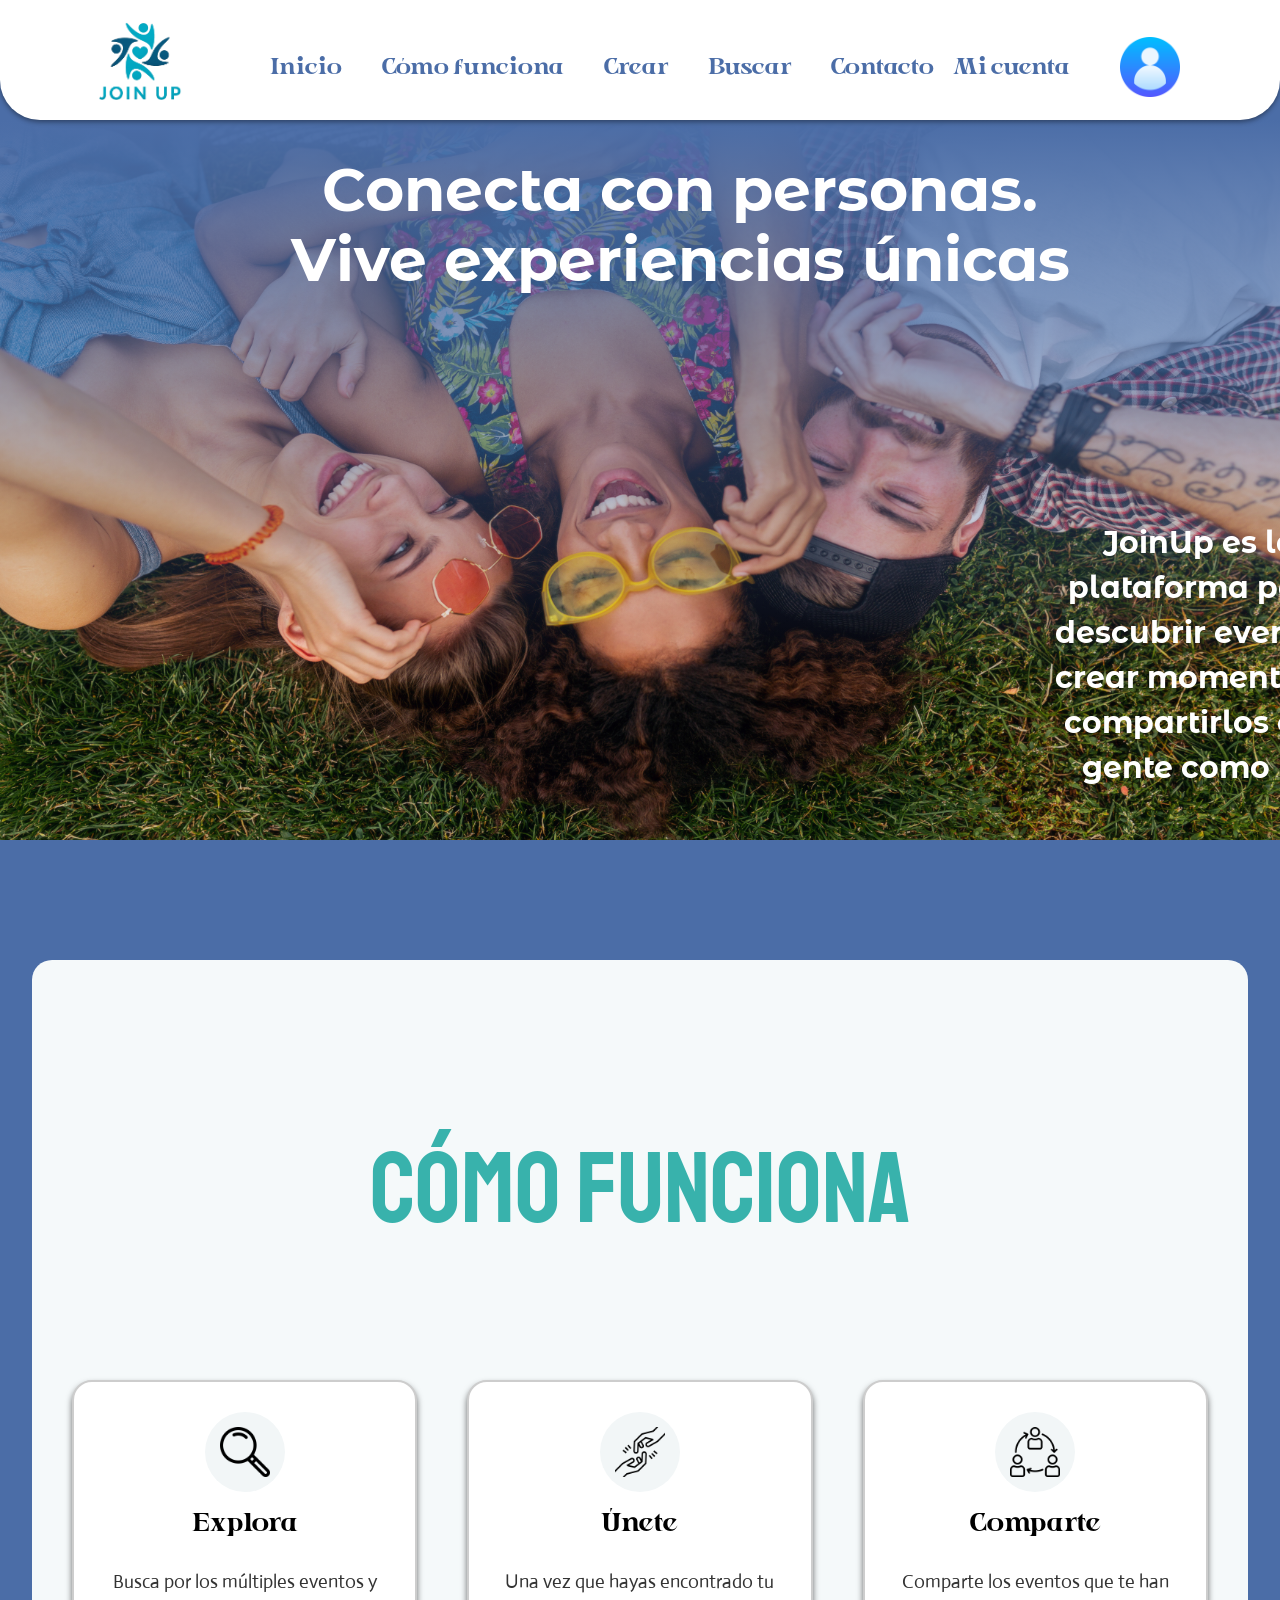
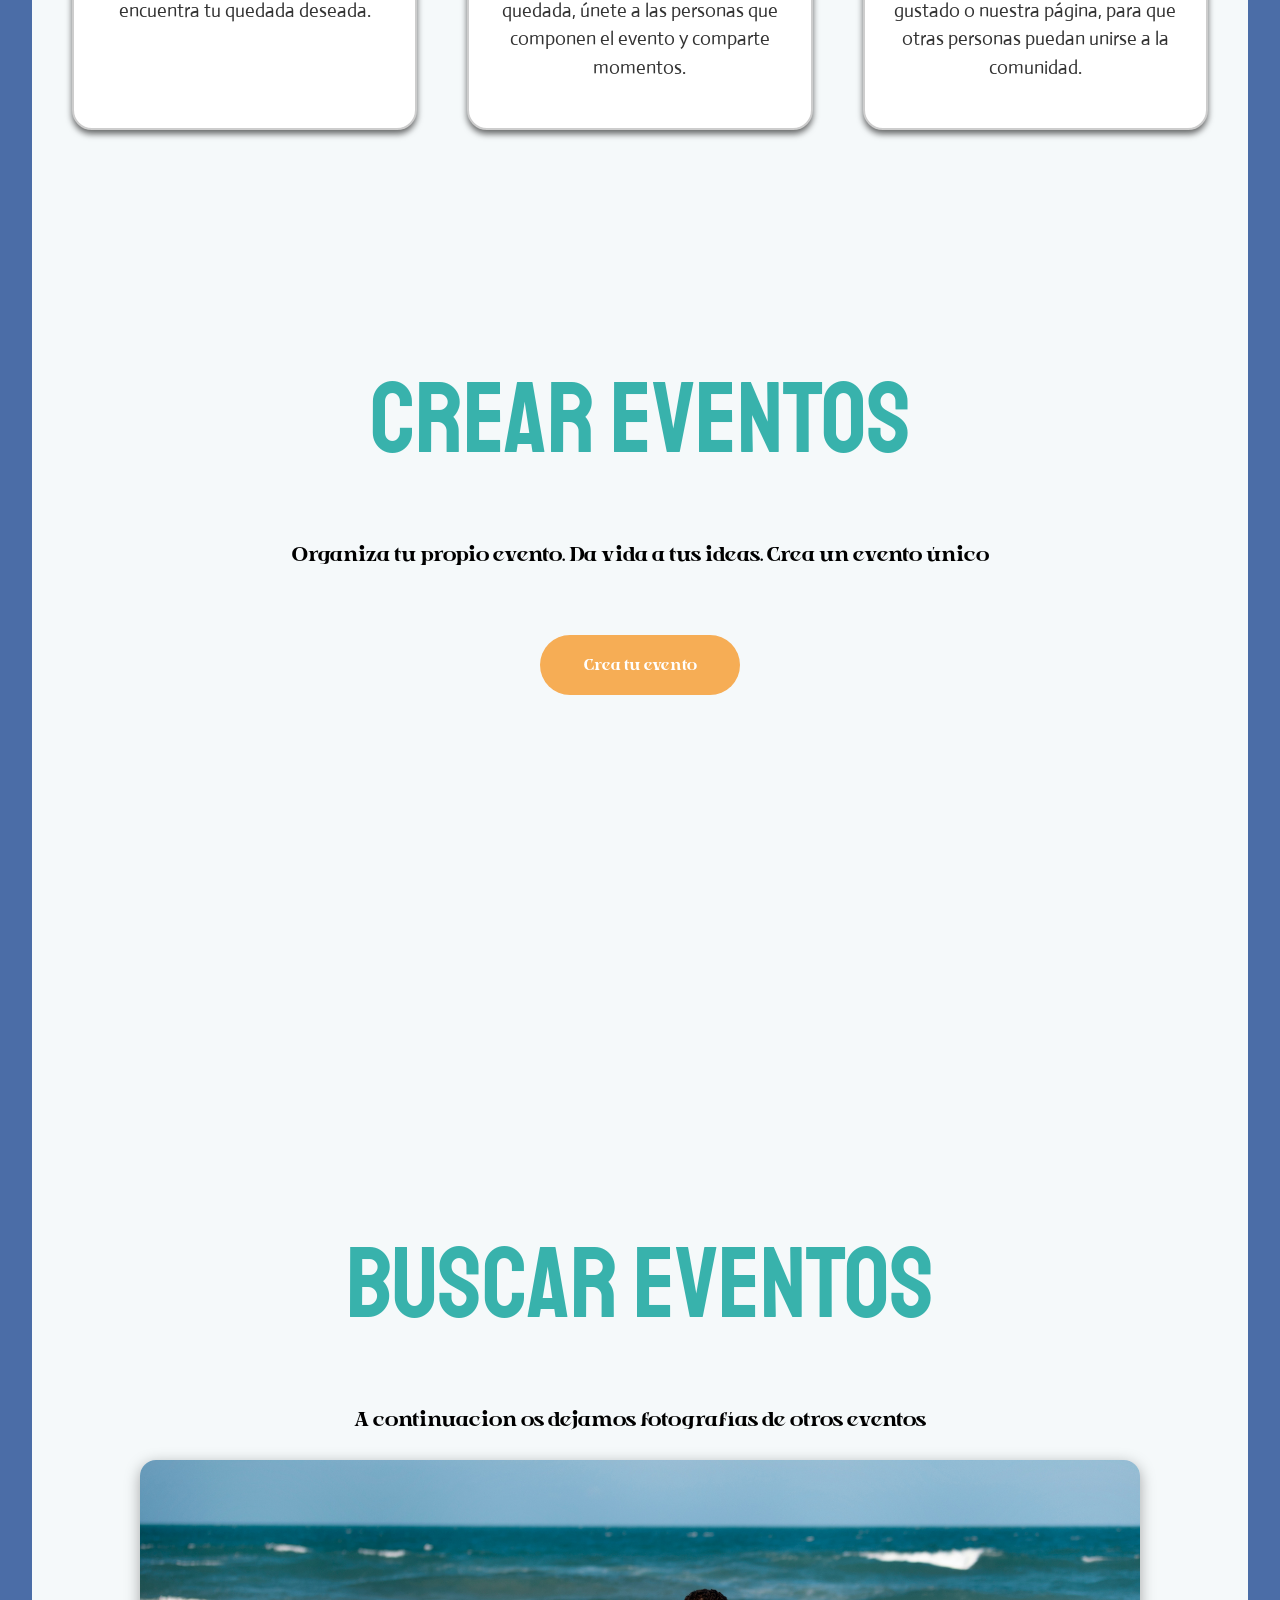
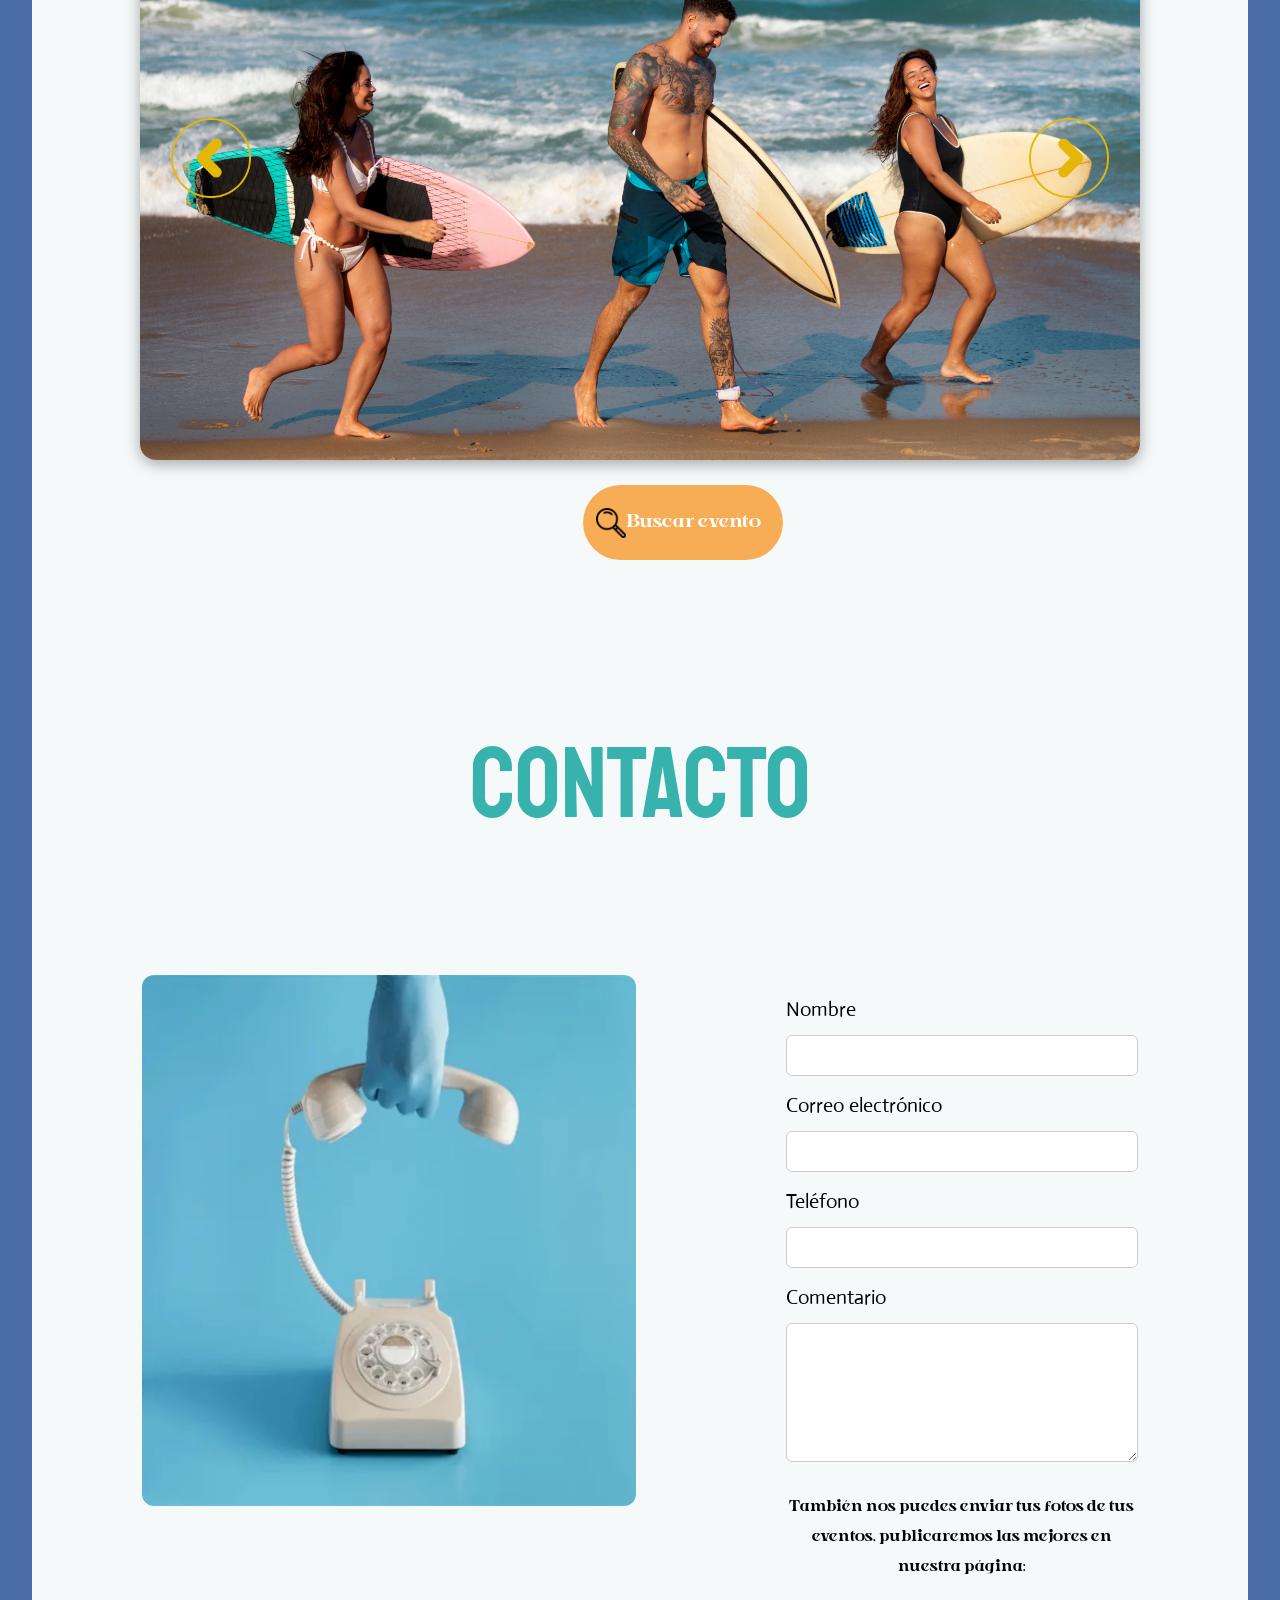
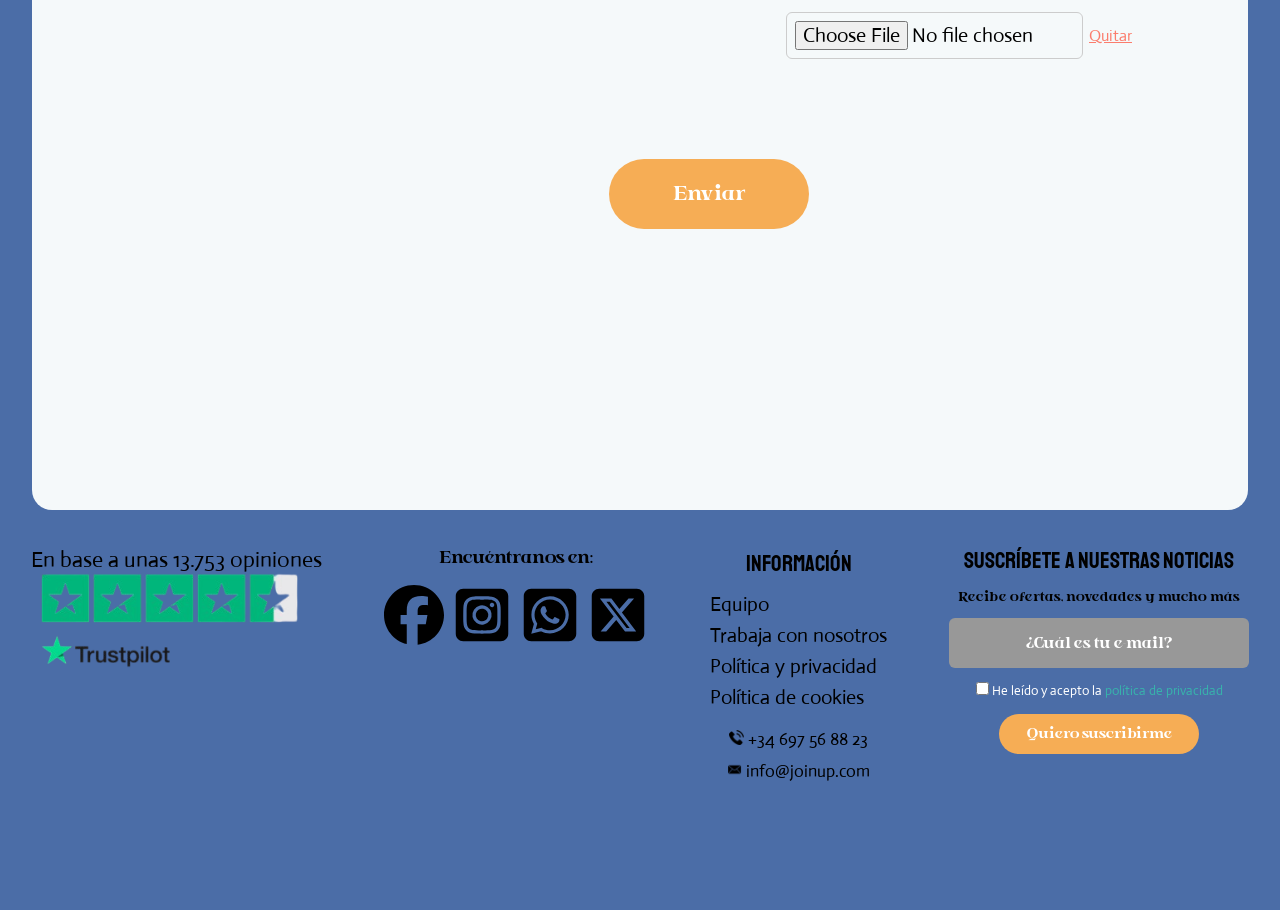
<file: JoinUP/src/main/resources/static/index.html>
<!DOCTYPE html>
<html lang="en">
<head>
    <meta charset="UTF-8">
    <meta name="viewport" content="width=device-width, initial-scale=1.0">
    <link rel="stylesheet" href="style.css">
    <link rel="stylesheet" href="normalize.css">
   
    <title>Index - JoinUp</title>
</head>
<body>
    <header id="encabezado">
    
       <nav id="navbar">  
          <ul class="contenedor-nav"> 
            <div class="contenedor-derecho">
              <img id="logo" src="imagenes/logotipoJOINUP.png" alt="logo">
              <li class="elementoMenu"> <a href="#encabezado"> Inicio </a></li>
              <li class="elementoMenu"> <a href="#como-funciona"> Cómo funciona </a> </li>
              <li class="elementoMenu"> <a href="crear_evento/crear-eventos.html"> Crear </a></li>
              <li class="elementoMenu"> <a href="busquedaEventos/busqueda.html"> Buscar </a></li>
              <li class="elementoMenu"> <a href="#contacto"> Contacto </a></li>
            </div>

            <div class="contenedor-izquierda">
              <li class="elementoMenu" id="menuSecundario"> <a href="login/login.html" id="cuentaLink"> Mi cuenta </a> </li>
              <img id="cuentaIcono" src="imagenes/usuario.png" alt="usuario">
            </div>
          </ul>
        </nav> 

    <div class="hero">
      <div class="hero-contenido">
        <h1>Conecta con personas.<span class="segunda-linea"> Vive experiencias únicas </span></h1>
        <p class="hero-descripcion">
         JoinUp es la plataforma para descubrir eventos, crear momentos y compartirlos con gente como tú.
        </p>
      </div>

    </header>


  <main id="fondo-secundario">

      <section id="como-funciona">
      <h2>CÓMO FUNCIONA</h2>

      <div class="tarjetas">

        <div class="tarjeta">
          <div class="icono"> <img src="imagenes/lupa.png" alt="lupa"></div>
          <h3>Explora</h3>
          <p>Busca por los múltiples eventos y encuentra tu quedada deseada.</p>
        </div>

        <div class="tarjeta">
          <div class="icono"> <img src="imagenes/unir.png" alt="unirse"></div>
          <h3>Únete</h3>
          <p>Una vez que hayas encontrado tu quedada, únete a las personas que componen el evento y comparte momentos.</p>
        </div>

        <div class="tarjeta">
          <div class="icono"><img src="imagenes/colaboracion.png" alt="compartir"> </div>
          <h3>Comparte</h3>
          <p>Comparte los eventos que te han gustado o nuestra página, para que otras personas puedan unirse a la comunidad.</p>
        </div>
      </div>
        </section>



            <section id="crear-eventos">
                <h2 class="titulo">CREAR EVENTOS</h2>
                <p>Organiza tu propio evento. Da vida a tus ideas. Crea un evento único</p>

               <div class="video-container"> 
                <button class="boton-ce" id="btn-ce">Crea tu evento</button>
              <video autoplay muted loop> 
                <source src="video/videoCrearEvento (online-video-cutter.com).mp4" type="video/mp4"> 
              </video> 
               </div>
              
              </section>



    <section id="buscar-eventos">
                <h2>BUSCAR EVENTOS</h2>
                <p>A continuacion os dejamos fotografías de otros eventos</p>
        <div id="carrusel">
  
                <button id="anterior"> <img class="boton-anterior" src="imagenes/right-chevron_13977818.png" style="transform: scaleX(-1);" alt="left"/> </button>
                <div id="evento">  
                    <img id="imgEvento" src="" alt="">
                </div>
                <button id="siguiente"> <img class="boton-siguiente" src="imagenes/right-chevron_13977818.png" alt="right" /> </button>
        </div>

              <button class="boton-be" id="btn-be"><img src="imagenes/lupa.png" alt="lupa"> <span>Buscar evento</span></button>
    </section>




            <section id="contacto">
               <h2>CONTACTO</h2>

                <div class="contacto-contenido">
                  <div class="contacto-imagen">
                    <img src="imagenes/como_encontrar_las_mejores_formas_de_contacto_de_las_empresas_50780_600.webp" alt="Teléfono">
                  </div>

                  <form class="contacto-formulario">
                    <label for="nombre">Nombre</label>
                    <input type="text" id="nombre" name="nombre" required>

                    <label for="correo">Correo electrónico</label>
                    <input type="email" id="correo" name="correo" required>

                    <label for="telefono">Teléfono</label>
                    <input type="tel" id="telefono" name="telefono">

                    <label for="comentario">Comentario</label>
                    <textarea id="comentario" name="comentario" rows="6"></textarea>

                    <p class="contacto-texto">
                      También nos puedes enviar tus fotos de tus eventos, publicaremos las mejores en nuestra página:
                    </p>

                    <div class="campo-archivo">
                    <input type="file" id="archivo" name="archivo">
                    <button type="button" id="borrar-archivo">Quitar</button>
                    </div>


                    <button type="submit" class="boton-enviar">Enviar</button>
                  </form>

                </div> <!-- Se cierra el div de contacto-contenido -->
            </section>

    </main>

  <!-- Enlazamos con nuestro JS-->
    <script src="script.js"> </script>
  
    <footer>
      <div class="footer-contenido">

        <!-- Opiniones -->
        <div class="footer-col">
          <p class="opiniones">En base a unas 13.753 opiniones</p>
          <img class="trustpilot" src="imagenes/imagen_2025-09-26_140931079-removebg-preview.png" alt="Trustpilot estrellas" >
        </div>

        <!-- Redes sociales -->
        <div class="footer-col">
          <h4 class="tituloFooter">Encuéntranos en:</h4>
          <div class="redes-sociales">
            <a href="#"><img src="imagenes/facebook-brands.svg" alt="Facebook"></a>
            <a href="#"><img src="imagenes/square-instagram-brands.svg" alt="Instagram"></a>
            <a href="#"><img src="imagenes/square-whatsapp-brands.svg" alt="WhatsApp"></a>
            <a href="#"><img src="imagenes/square-x-twitter-brands.svg" alt="X (Twitter)"></a>
          </div>
        </div>

        <!-- Información -->
        <div class="footer-col">
          <h4>INFORMACIÓN</h4>
          <ul>
            <li><a href="#">Equipo</a></li>
            <li><a href="#">Trabaja con nosotros</a></li>
            <li><a href="#">Política y privacidad</a></li>
            <li><a href="#">Política de cookies</a></li>
          </ul>
          <p class="ic"><img src="imagenes/telefono.png" alt="telefono" > +34 697 56 88 23</p>
          <p class="ic"><img src="imagenes/correo.png" alt="correo" > info@joinup.com</p>
        </div>

        <!-- Suscripción -->
        <div class="footer-col suscripcion-footer">
          <h4>SUSCRÍBETE A NUESTRAS NOTICIAS</h4>
          <p>Recibe ofertas, novedades y mucho más</p>
          <form class="suscripcion-form">
            <input type="email" placeholder="¿Cuál es tu e-mail?" required>
            <label class="checkbox">
              <input type="checkbox" required> He leído y acepto la 
              <a href="#">política de privacidad</a>
            </label>
            <div class="btn-suscripcion"><button type="submit">Quiero suscribirme</button></div>
          </form>
        </div>

      </div>
    </footer>

  <!-- Scripts -->
  <script src="js/auth.js"></script>
  <script src="script.js"></script>
</body>
</html>
</file>
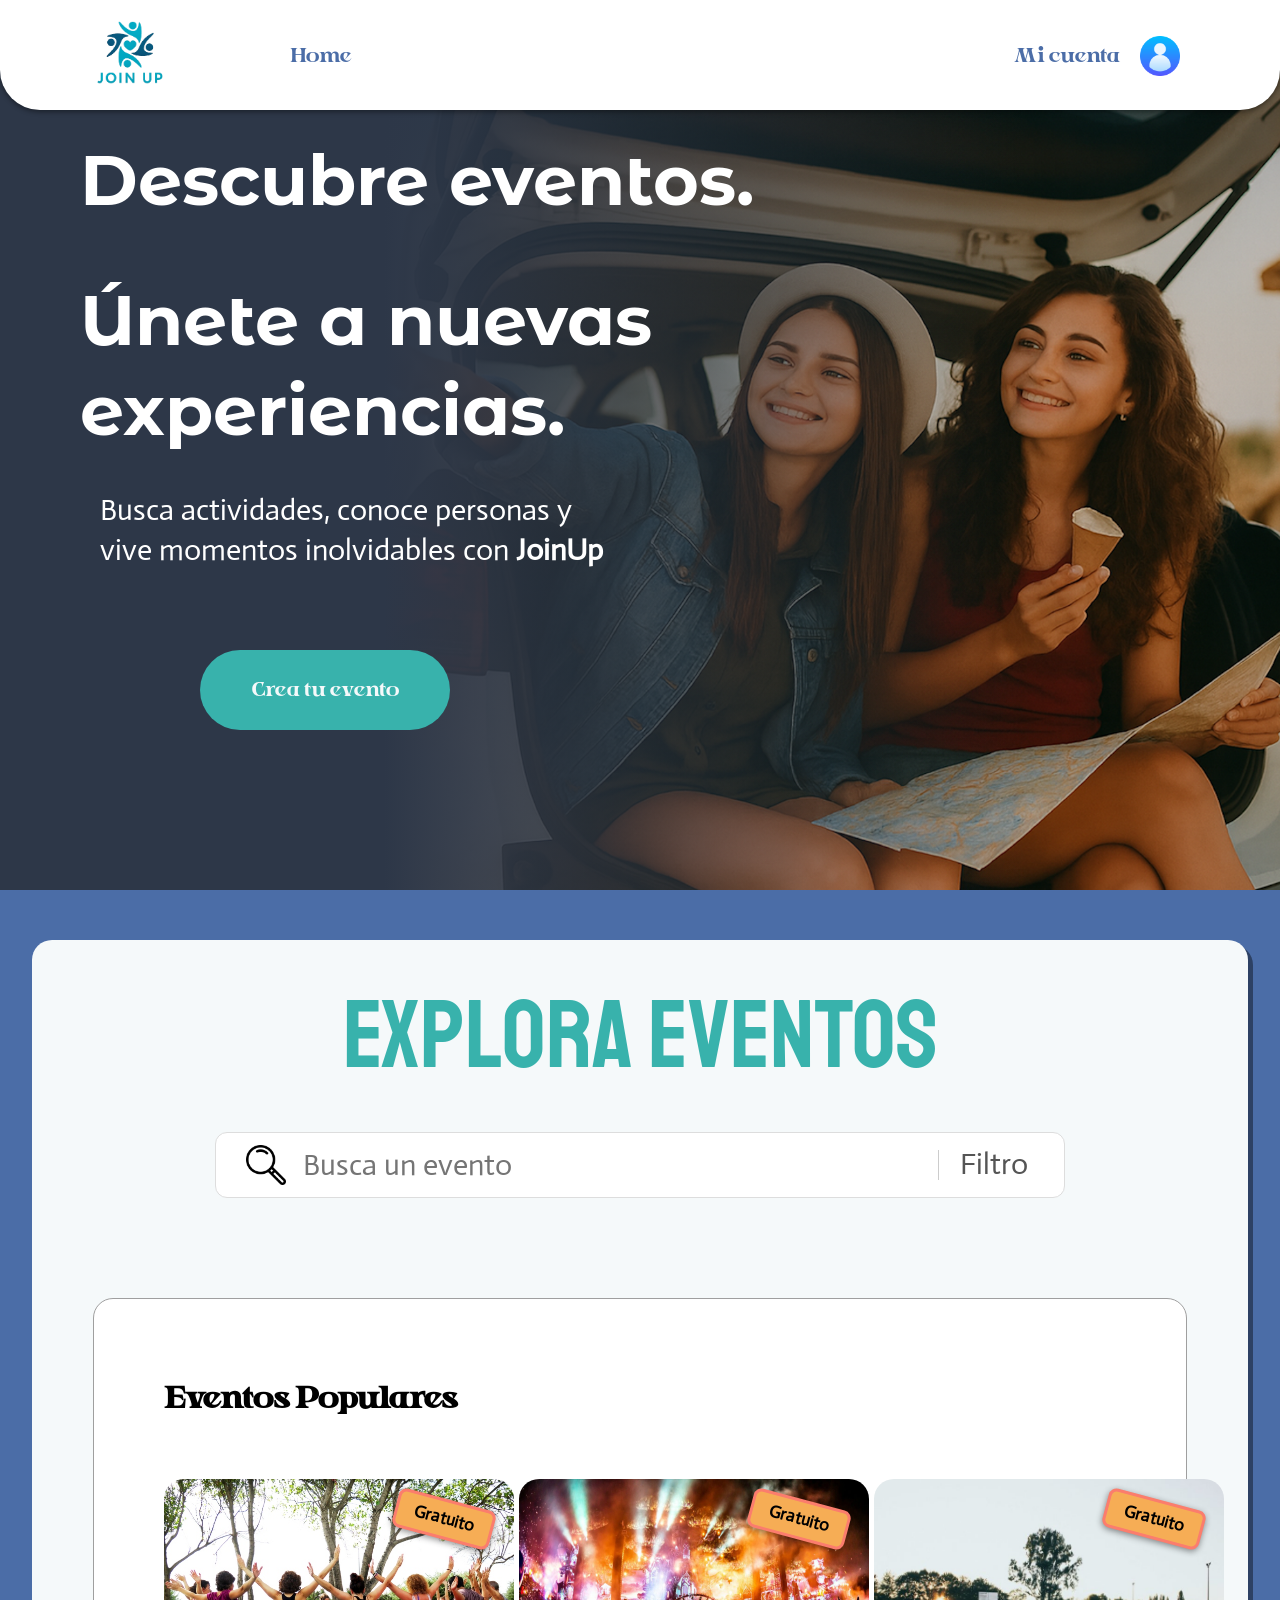
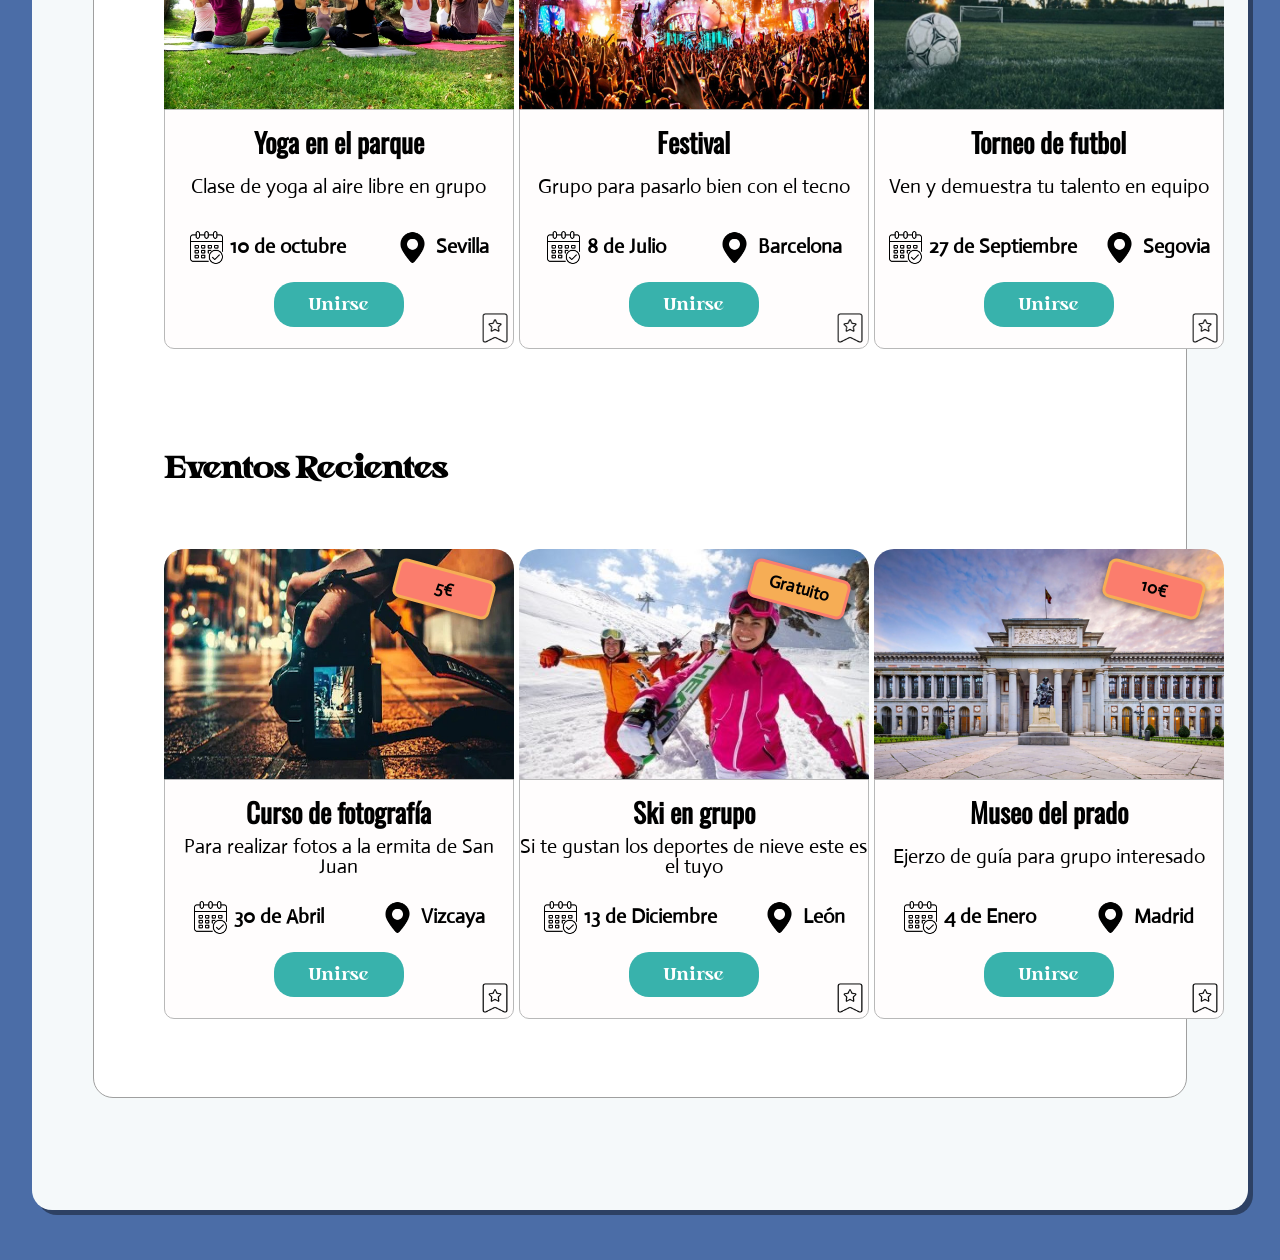
<file: JoinUP/src/main/resources/static/busquedaEventos/busqueda.html>
<!DOCTYPE html>
<html lang="es">
<head>
    <meta charset="UTF-8">
    <meta name="viewport" content="width=device-width, initial-scale=1.0">
    <link rel="stylesheet" href="CSS/normalize.css">
    <link rel="stylesheet" href="CSS/styles.css">
     
    <title>Motor de búsqueda</title>
</head>
<body>

  <header id="encabezado">
        <nav id="navbar">  
          <ul class="contenedor-nav"> 
            <div class="contenedor-derecho">
              <img id="logo" src="../imagenes/logotipoJOINUP.png" alt="logo">
              <li class="elementoMenu"> <a href="../index.html"> Home </a></li>
            </div>

            <div class="contenedor-izquierda">
              <li class="elementoMenu"> <a href="../area_personal/usuario.html" id="cuentaLink"> Mi cuenta </a> </li>
              <img id="cuentaIcono" src="../imagenes/usuario.png" alt="usuario">
            </div>
          </ul>
        </nav> 

    <div class="hero">
      <div class="hero-contenido">
        <h1>Descubre eventos.</h1>
        <h1>Únete a nuevas <span class="segunda-linea"> experiencias. </span></h1>
        <p class="hero-descripcion">
        Busca actividades, conoce personas y <span class="segunda-linea">vive momentos inolvidables con <strong>JoinUp </span></br>
      </p>
      </div>

      <button class="btn-crearEvento" id="btn-ce"> Crea tu evento </button>
    </div>
  </header> <!-- FINALIZAMOS HEADER-->

  <main>
    <h1>explora eventos</h1>


<section id="explorador-busqueda">   
  <div class="explorador">

    <img src="../imagenes/lupa.png" alt="lupa">
    <input type="search" placeholder="Busca un evento" class="buscador-input">

    <div class="divisor"></div>

    <!-- BOTÓN FILTRO -->
    <div class="container-filtro">
        <button class="btn-filtro">Filtro</button>

        <!-- PANEL DESPLEGABLE DE FILTROS -->
        <div class="panel-filtro">
          <div class="alinear-boton"><button class="btn-reset-filtros">Restablecer filtros</button></div>
            <!-- Categoría desplegable-->
            <div class="seccion-filtro">
                <label>Categoría</label>
                <div class="desplegable">
                    <button class="desplegable-btn">Selecciona la categoría</button>
                    <div class="desplegable-menu">
                        <div class="desplegable-item">Música</div>
                        <div class="desplegable-item">Viajes</div>
                        <div class="desplegable-item">Deportes</div>
                        <div class="desplegable-item">Fiesta</div>
                        <div class="desplegable-item">Networking</div>
                        <div class="desplegable-item">Cine</div>
                        <div class="desplegable-item">Fotografía</div>
                        <div class="desplegable-item">Otros</div>
                    </div>
                </div>
            </div>

            <!-- Fecha -->
            <div class="seccion-filtro">
                <label>Fecha</label>
                <input type="date" class="seleccion-fecha">
            </div>

            <!-- Ubicación -->
            <div class="seccion-filtro">
                <label>Ubicación</label>
                <div class="autocompletar">
                    <input type="text" placeholder="Escribe una ciudad" class="autocompletar-input">
                    <div class="autocompletar-caja"></div>
                </div>
            </div>

            <!-- Precio -->
            <div class="seccion-filtro">
                <label>Precio</label>
                <label class="toggle">
                    <input type="checkbox" id="toggle-precio">
                    <span class="slider"></span>
                    <span class="toggle-label">Gratuito / De pago</span>
                </label>
            </div>
        <button class="btn-guardar-filtros">Guardar cambios</button>
        </div>
    </div>
</div>
</section>

<section class="eventos">
  <article class="eventos-uno">
    <h2 id="titulo-populares">Eventos Populares</h2>
      <div class="eventos-pop" id="contenedor-filtrados" style="display:none;"> </div>
      <div id="mensaje-no-resultados"> <p>No se encontraron eventos</p> 
        <img src="../imagenes/no-resultados.png" alt="sin resultados">
      </div>

        <div class="eventos-pop" id="contenedor-original">
        <div class="evento-pop" data-categoria="Deportes" data-fecha="2026-10-10" data-ubicacion="Sevilla" data-precio="Gratuito">
          <div class="imagen-responsive"><img src="../imagenes/Yoga-aire-libre.jpg" alt="yoga">
          <div class="etiquetaPrecioGratis"> Gratuito </div>
          </div>
          <div class="contenedor-texto">
            <h3>Yoga en el parque</h3>
            <p>Clase de yoga al aire libre en grupo</p>

            <div class="detalles">
              <div class="detalle"> <img src="../imagenes/calendario.png" alt="calendario"><span>10 de octubre</span></div>
              <div class="detalle"> <img src="../imagenes/pasador-de-ubicacion.png" alt="ubicación"> Sevilla</div>
            </div>

              <div class="centrar-btn"><button class="unirse"> Unirse </button></div> 
              <img class="favorito" src="../imagenes/favorito.png" alt="favorito">
          </div> 
        </div>


      <div class="evento-pop" data-categoria="Fiesta" data-fecha="2026-07-08" data-ubicacion="Barcelona" data-precio="Gratuito">
          <div class="imagen-responsive"><img src="../imagenes/festival.jpg" alt="festival">
          <div class="etiquetaPrecioGratis"> Gratuito </div>
          </div>
          <div class="contenedor-texto">
            <h3>Festival</h3>
            <p>Grupo para pasarlo bien con el tecno</p>

            <div class="detalles">
              <div class="detalle"> <img src="../imagenes/calendario.png" alt="calendario"><span>8 de Julio</span></div>
              <div class="detalle"> <img src="../imagenes/pasador-de-ubicacion.png" alt="ubicación"> Barcelona </div>
            </div>

              <div class="centrar-btn"><button class="unirse"> Unirse </button></div> 
              <img class="favorito" src="../imagenes/favorito.png" alt="favorito">
          </div> 
        </div>


       <div class="evento-pop" data-categoria="Deportes" data-fecha="2026-11-27" data-ubicacion="Segovia" data-precio="Gratuito">

          <div class="imagen-responsive"><img src="../imagenes/pelota-campo-futbol-material-torneo-competize.jpeg" alt="futbol">
          <div class="etiquetaPrecioGratis"> Gratuito </div>
          </div>
          <div class="contenedor-texto">
            <h3>Torneo de futbol</h3>
            <p>Ven y demuestra tu talento en equipo</p>

            <div class="detalles">
              <div class="detalle"> <img src="../imagenes/calendario.png" alt="calendario"><span>27 de Septiembre</span></div>
              <div class="detalle"> <img src="../imagenes/pasador-de-ubicacion.png" alt="ubicación"> Segovia </div>
            </div>

              <div class="centrar-btn"><button class="unirse"> Unirse </button></div> 
              <img class="favorito" src="../imagenes/favorito.png" alt="favorito">
          </div> 
        </div>
        
      </div> <!-- CIERRE DE EVENTOS-POP-->

     
    </article>

  <article class="eventos-dos">
     <h2 id="titulo-recientes">Eventos Recientes</h2>
     <div class="eventos-pop">

        <div class="evento-pop" data-categoria="Fotografía" data-fecha="2026-04-30" data-ubicacion="Vizcaya" data-precio="De pago">
          <div class="imagen-responsive"><img src="../imagenes/fotografiaCurso.jpg" alt="fotografía">
          <div class="etiquetaPrecioPago"> 5€ </div>
          </div>
          <div class="contenedor-texto">
            <h3>Curso de fotografía</h3>
            <p class="interlineado">Para realizar fotos a la ermita de San Juan</p>

            <div class="detalles">
              <div class="detalle"> <img src="../imagenes/calendario.png" alt="calendario"><span>30 de Abril</span></div>
              <div class="detalle"> <img src="../imagenes/pasador-de-ubicacion.png" alt="ubicación">Vizcaya</div>
            </div>

              <div class="centrar-btn"><button class="unirse"> Unirse </button></div> 
              <img class="favorito" src="../imagenes/favorito.png" alt="favorito">
          </div> 
        </div>


      <div class="evento-pop" data-categoria="Deportes" data-fecha="2026-12-13" data-ubicacion="León" data-precio="Gratuito">
          <div class="imagen-responsive"> <img src="../imagenes/nieve.jpg" alt="nieve">
          <div class="etiquetaPrecioGratis"> Gratuito </div>
          </div>
          
          <div class="contenedor-texto">
            <h3>Ski en grupo</h3>
            <p class="interlineado">Si te gustan los deportes de nieve este es el tuyo</p>

            <div class="detalles">
              <div class="detalle"> <img src="../imagenes/calendario.png" alt="calendario"><span>13 de Diciembre</span></div>
              <div class="detalle"> <img src="../imagenes/pasador-de-ubicacion.png" alt="ubicación"> León </div>
            </div>

              <div class="centrar-btn"><button class="unirse"> Unirse </button></div> 
              <img class="favorito" src="../imagenes/favorito.png" alt="favorito">
          </div> 
        </div>


       <div class="evento-pop" data-categoria="Otros" data-fecha="2026-01-04" data-ubicacion="Madrid" data-precio="De pago">
          <div class="imagen-responsive"><img src="../imagenes/museo del prado.webp" alt="yoga">
          <div class="etiquetaPrecioPago"> 10€ </div>
          </div>
          <div class="contenedor-texto">
            <h3>Museo del prado</h3>
            <p>Ejerzo de guía para grupo interesado</p>

            <div class="detalles">
              <div class="detalle"> <img src="../imagenes/calendario.png" alt="calendario"><span>4 de Enero</span></div>
              <div class="detalle"> <img src="../imagenes/pasador-de-ubicacion.png" alt="ubicación"> Madrid </div>
            </div>

              <div class="centrar-btn"><button class="unirse"> Unirse </button></div> 
              <img class="favorito" src="../imagenes/favorito.png" alt="favorito">
          </div> 
        </div>
      </div> <!-- CIERRE DE EVENTOS-POP-->
  </article>
</section>  

  </main>
    <!-- Enlazamos con nuestro JS-->
    <script src="../js/auth.js"></script>
    <script src="script.js"> </script>
</body>
</html>
</file>
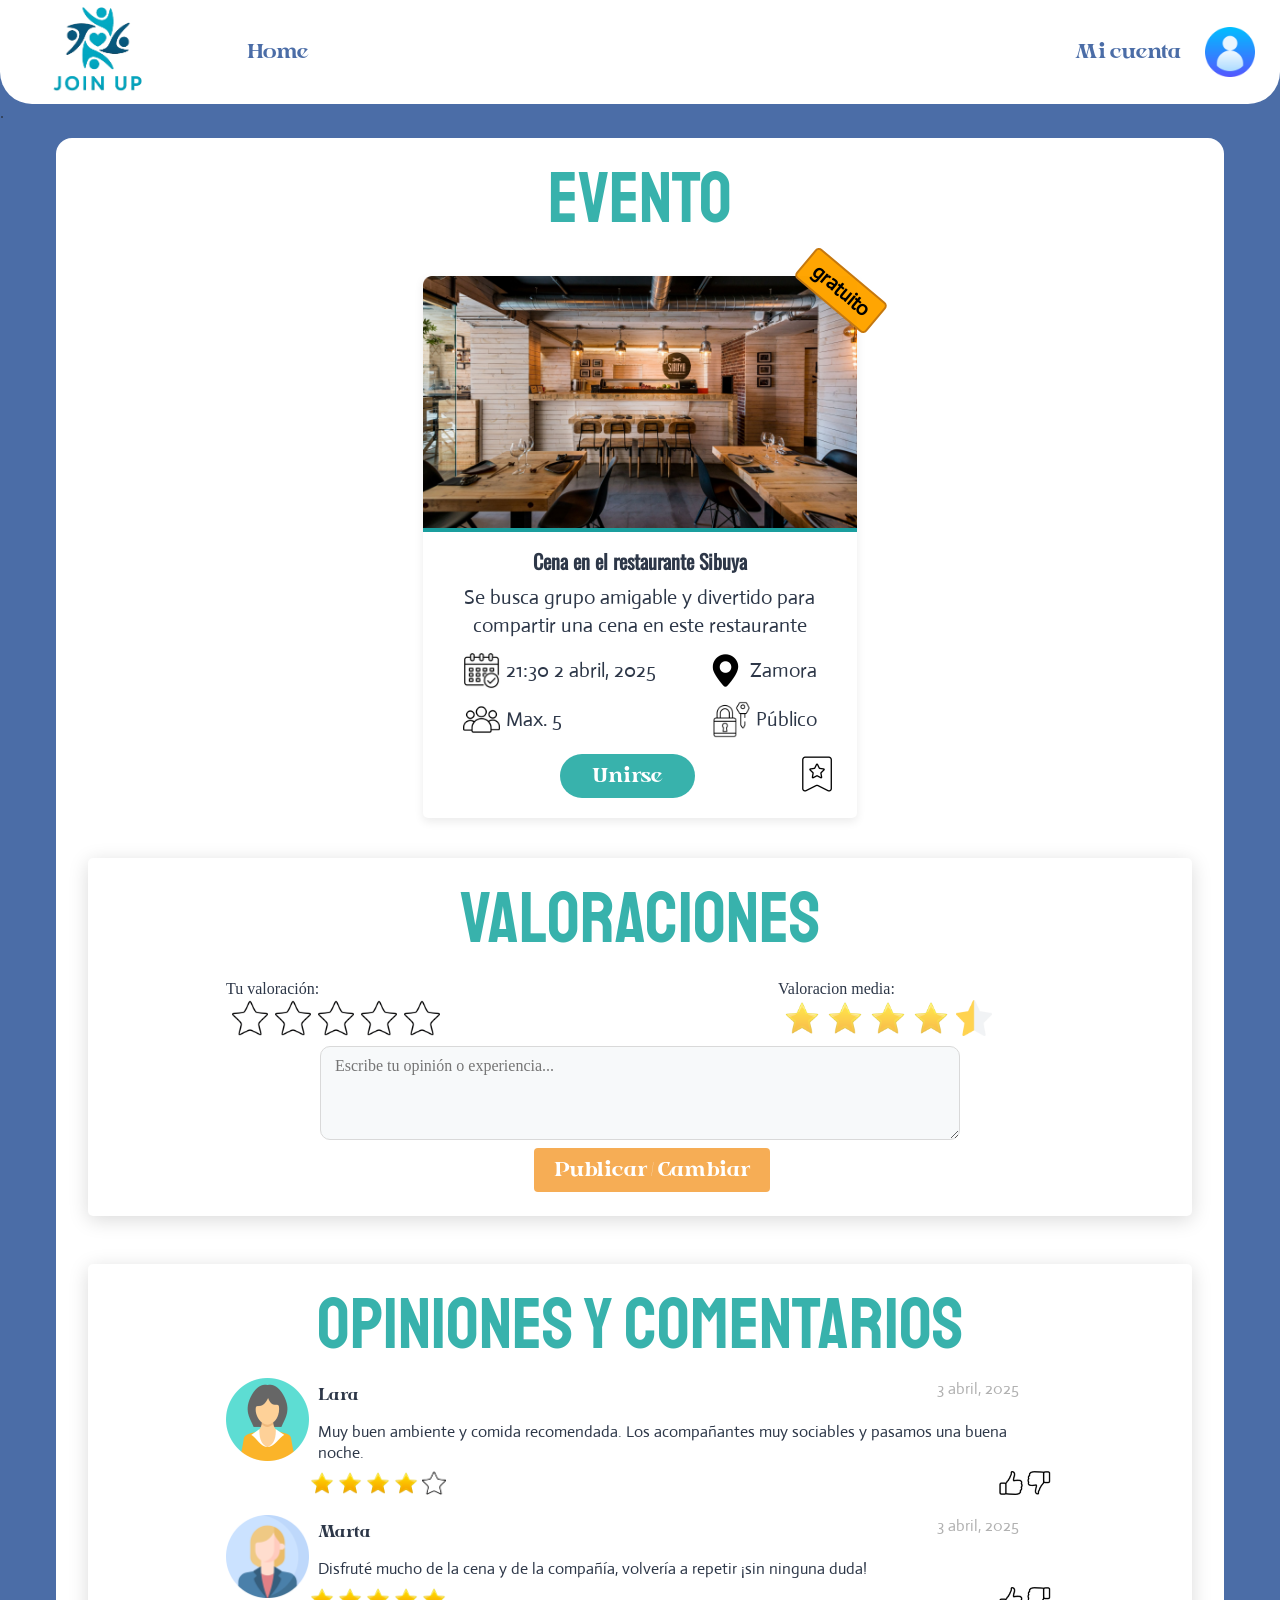
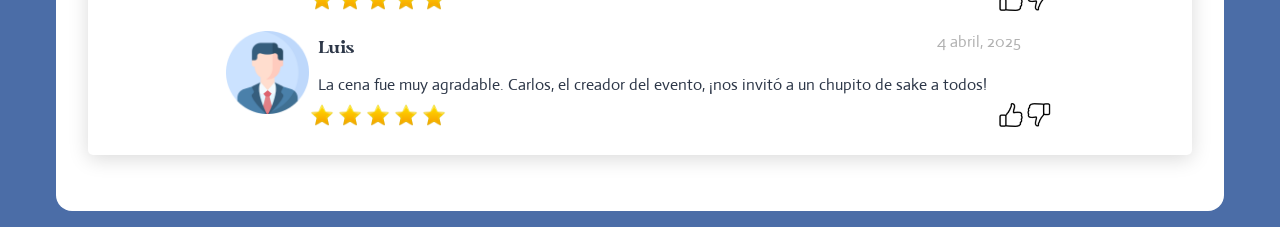
<file: JoinUP/src/main/resources/static/mostrar_evento/mostrar-evento.html>
<!DOCTYPE html>
<html lang="es">
<head>
    <meta charset="UTF-8">
    <meta name="viewport" content="width=device-width, initial-scale=1.0">
    <title>Mostrar evento</title>
    <link rel="stylesheet" href="styles.css">
</head>
<body>
		<header class="w-100 m-0 pl-5 row bg-white align-center rounded-br-2xl rounded-bl-2xl">
	    <div class="col-1">
	        <img src="img/logo.png" alt="JoinUp" height="100px">
	    </div>
				
				<!-- MENÚ CENTRADO -->
	    <nav class="col-2 ml-5 pl-5 text-xl">
	        <a href="../index.html" class="font-modern color-blue">Home</a>
	    </nav>
				<div class="col"></div>
				<!-- MI CUENTA -->
	    <div class="col-2">
	        <a href="../area_personal/usuario.html" class="d-flex align-center gap-1">
		          <span class="font-modern color-blue text-xl">Mi cuenta</span>
	            <img class="ml-4" src="img/user-icon.png" alt="" height="50px">
	        </a>
	    </div>

		</header>.
		
		<div class="row mx-6 my-3 bg-white rounded-lg">
			<div class="col">
				<div class="row">
					<div class="col d-flex align-center justify-center">
						<span class="font-staatliches color-green text-title">EVENTO</span>
					</div>
				</div>
				<div class="row mx-6 py-3 bg-white rounded-lg justify-between">
					<div class="col-3"></div>
					<div class="col-5">
						<div class="row">
							<div class="col">
								<div class="card-evento">
									<div class="label">gratuito</div>
								  <img src="img/restaurant.png" alt="Imagen del evento">
								
								  <div class="card-evento-body">
								    <h2 class="card-evento-titulo">Cena en el restaurante Sibuya</h2>
								
								    <p class="card-evento-descripcion">
								      Se busca grupo amigable y divertido para compartir una cena en este restaurante
								    </p>
								
								    <div class="card-evento-info mx-4">
								      <div class="card-evento-fila">
								        <img src="img/calendar-icon.png" alt="" class="card-evento-icono">
								        <span class="font-actor">21:30 2 abril, 2025</span>
								      </div>
								
								      <div class="card-evento-fila">
								        <img src="img/map-point-icon.png" alt="" class="card-evento-icono">
								        <span class="font-actor">Zamora</span>
								      </div>
								    </div>
									  
									  <div class="card-evento-info mx-4">
								      <div class="card-evento-fila">
								        <img src="img/people-icon.png" alt="" class="card-evento-icono">
								        <span class="font-actor">Max. 5</span>
								      </div>
								
								      <div class="card-evento-fila">
								        <img src="img/lock-icon.png" alt="" class="card-evento-icono">
								        <span class="font-actor">Público</span>
								      </div>
								    </div>
								
								    <div class="card-evento-footer">
									    <span></span>
								      <button class="btn-joinup bg-green ml-4 text-xl font-modern">&nbsp;&nbsp;&nbsp;Unirse&nbsp;&nbsp;&nbsp;</button>
								      <button class="card-evento-favorito" aria-label="Guardar evento">
								        <img class="card-evento-favorito-icono p-0 m-0" src="img/fav-icon.png" alt=""  >
								      </button>
								    </div>
								  </div>
								</div>
							</div>
						</div>
					</div>
					<div class="col-3">
					</div>
				</div>
				<div class="row mx-4 mt-3 justify-center panel">
					<div class="col">
						<div class="row">
							<div class="col d-flex justify-center">
								<span class="font-staatliches color-green text-title">VALORACIONES</span>
							</div>
						</div>
						<form action="">
							<div class="row">
							<div class="col">
								<div class="row justify-around">
									<div class="col-3">
										<p class="rating-title">Tu valoración:</p>
										
										<div class="rating-wrapper">
										  <div class="stars"></div>
										
										  <input
												  name="stars"
												  type="range"
												  class="rating-range"
												  min="0"
												  max="5"
												  step="0.5"
												  value="0"
										  >
											</div>
									</div>
									<div class="col-3">
										<p class="rating-title">Valoracion media:</p>
										
										<div class="rating-wrapper rating-disabled">
										  <div class="stars"></div>
										
										  <input
												  type="range"
												  class="rating-range"
												  min="0"
												  max="5"
												  step="0.5"
												  value="4.5"
										  >
											</div>
									</div>
									</div>
								<div class="row mt-2 justify-center">
									<div class="col-8 d-flex justify-center">
										<textarea class="input-joinup mx-5" name="comentario" placeholder="Escribe tu opinión o experiencia..." rows="4" cols="50"></textarea>
									</div>
								</div>
								<div class="row justify-center">
									<div class="col d-flex justify-center">
										<button class="btn-joinup bg-yellow ml-4 p-3 text-xl font-modern rounded-sm">Publicar / Cambiar</button>
									</div>
								</div>
								</div>
							</div>
						</form>
						</div>
					</div>
				<div class="row mx-4 mt-5 mb-5 justify-center panel">
					<div class="col">
						<div class="row">
							<div class="col d-flex justify-center">
								<span class="font-staatliches color-green text-title">OPINIONES Y COMENTARIOS</span>
							</div>
						</div>
						<div class="row justify-center mb-3">
							<div class="col-1">
								<img src="img/users/2.png" width="83" alt="Imagen del evento">
							</div>
							<div class="col-8">
								<div class="row justify-between">
									<div class="col font-modern">
										Lara
									</div>
									<div class="col-2 font-actor color-gray">
										3 abril, 2025
									</div>
								</div>
								<div class="row">
									<div class="col font-actor">
										Muy buen ambiente y comida recomendada.  Los acompañantes muy sociables y pasamos una buena noche.
									</div>
								</div>
								<div class="row justify-between">
									<div class="col-3">
										<img src="img/star-fill.png" width="24" height="24" alt="">
										<img src="img/star-fill.png" width="24" height="24" alt="">
										<img src="img/star-fill.png" width="24" height="24" alt="">
										<img src="img/star-fill.png" width="24" height="24" alt="">
										<img src="img/star-empty.png" width="24" height="24" alt="">
									</div>
									<div class="col-1">
										<button class="card-evento-favorito" aria-label="Guardar evento">
								        <img src="img/like.png" width="24" height="24" alt=""  >
										</button>
										<button class="card-evento-favorito" aria-label="Guardar evento">
								        <img src="img/dislike.png" width="24" height="24" alt=""  >
										</button>
									</div>
								</div>
							</div>
						</div>
						<div class="row justify-center mb-3">
							<div class="col-1">
								<img src="img/users/3.png" width="83" alt="Imagen del evento">
							</div>
							<div class="col-8">
								<div class="row justify-between">
									<div class="col font-modern">
										Marta
									</div>
									<div class="col-2 font-actor color-gray">
										3 abril, 2025
									</div>
								</div>
								<div class="row">
									<div class="col font-actor">
										Disfruté mucho de la cena y de la compañía, volvería a repetir ¡sin ninguna duda!
									</div>
								</div>
								<div class="row justify-between">
									<div class="col-3">
										<img src="img/star-fill.png" width="24" height="24" alt="">
										<img src="img/star-fill.png" width="24" height="24" alt="">
										<img src="img/star-fill.png" width="24" height="24" alt="">
										<img src="img/star-fill.png" width="24" height="24" alt="">
										<img src="img/star-fill.png" width="24" height="24" alt="">
									</div>
									<div class="col-1">
										<button class="card-evento-favorito" aria-label="Guardar evento">
								        <img src="img/like.png" width="24" height="24" alt=""  >
										</button>
										<button class="card-evento-favorito" aria-label="Guardar evento">
								        <img src="img/dislike.png" width="24" height="24" alt=""  >
										</button>
									</div>
								</div>
							</div>
						</div>
						<div class="row justify-center mb-3">
							<div class="col-1">
								<img src="img/users/4.png" width="83" alt="Imagen del evento">
							</div>
							<div class="col-8">
								<div class="row justify-between">
									<div class="col font-modern">
										Luis
									</div>
									<div class="col-2 font-actor color-gray">
										4 abril, 2025
									</div>
								</div>
								<div class="row">
									<div class="col font-actor">
										La cena fue muy agradable. Carlos, el creador del evento, ¡nos invitó a un chupito de sake a todos!
									</div>
								</div>
								<div class="row justify-between">
									<div class="col-3">
										<img src="img/star-fill.png" width="24" height="24" alt="">
										<img src="img/star-fill.png" width="24" height="24" alt="">
										<img src="img/star-fill.png" width="24" height="24" alt="">
										<img src="img/star-fill.png" width="24" height="24" alt="">
										<img src="img/star-fill.png" width="24" height="24" alt="">
									</div>
									<div class="col-1">
										<button class="card-evento-favorito" aria-label="Guardar evento">
								        <img src="img/like.png" width="24" height="24" alt=""  >
										</button>
										<button class="card-evento-favorito" aria-label="Guardar evento">
								        <img src="img/dislike.png" width="24" height="24" alt=""  >
										</button>
									</div>
								</div>
							</div>
						</div>
					</div>
				</div>
			</div>
		</div>
			
		<script src="script.js"></script>
</body>
</html>
</file>
<file: JoinUP/src/main/resources/static/style.css>
@font-face {
  font-family: "Modern"; 
  src: url("fuentes/ModernAesthetic-DemoVersion-Regular.otf");
}

@font-face {
    font-family: "Actor" ;
    src: url("fuentes/Actor-Regular.ttf");
}

@font-face {
    font-family: "Montserrat" ;
    src: url("fuentes/MontserratAlternates-Regular.ttf");
}
@font-face {
    font-family: "Montserrat bold" ;
    src: url("fuentes/MontserratAlternates-Bold.ttf");
}

@font-face {
    font-family: "Oswald";
    src: url("fuentes/Oswald-Regular.ttf");
}

@font-face {
    font-family: "Quicksand";
    src: url("fuentes/Quicksand-Regular.ttf");
}

@font-face {
    font-family: "Staatliches" ;
    src: url("fuentes/Staatliches-Regular.ttf");
}

html {
    box-sizing: border-box;
    font-size: 62.5%; 
}
*, *:before, *:after {
    box-sizing: inherit;
}
body {
    font-family: "Actor", sans-serif;
    font-size: 1.6rem;
    line-height: 2;
    background-color: var(--fondo-principal);    
}

/* GLOBALES */
h1, h2, h3 {
    font-family: "Montserrat bold" , serif;
    margin: 0 0 0 0;
}

a{
    text-decoration: none;
    color: black;
}

:root{
  --fondo-principal: #4B6DA7;
  --texto-principal: #2D3748;
  --color-marca: #38B2AC;
  --botones: #F6AD55;
  --boton-secundario: #FB7D6D;
  --fondo-secundario: #F5F9FA;
}


/********* HERO IMAGE**************/
#encabezado {
    width: 100%;
    height: 125rem;  
}
.hero {
    height: 125rem;
    width: 100%;  
    background-position: center center;
    background-repeat: no-repeat;
    /* Hemos redimensionado la imagen a pantalla de portatil */
    background-image: linear-gradient(to bottom, var(--fondo-principal) 10%, #ffffff00 80%), url(imagenes/heroimageR.jpg);
    background-size: cover;
}
.hero-contenido h1 {
    color: white;
    font-size: 10rem;
    text-align: center;
    margin-bottom: 1rem;
    font-family: "Montserrat bold";
    margin-left: 8rem;
    padding-top: 10rem;
}
.hero-descripcion {
    color: white;
    font-family: "Montserrat bold";
    font-size: 4rem;
    margin-left: 12rem;
    width: 40rem;
    text-align: center;
    margin-left: 185rem;
    margin-top: 40rem;
    line-height: 1.5;
    
}
.segunda-linea {
    display: block;
    margin-top: -5rem;
}


/* MENU Y LOGO */
#logo{
    width: 13rem;
    height: auto;
    margin: 0 5rem;
}
#cuentaIcono {
    width: 8rem;
    height: auto;
    margin: 0 10rem 0 0;
    cursor: pointer;
}
#navbar {
    position: fixed;
    height: 17rem;
    width: 100%;
    background-color: white;
    box-shadow: 0 2px 5px rgba(0, 0, 0, 0.403);
    border-radius: 0 0 40px 40px;
    transition: top 0.6s ease-in-out; /* para que el scroll del JS sea más suave */
    z-index: 1000;
    top:0;
}
.contenedor-nav {
    display: flex;
    justify-content: space-between;
    align-items: center;
    list-style: none;
}
.contenedor-derecho,
.contenedor-izquierda {
    display: flex;
    align-items: center;
    gap: 2rem;
}
.elementoMenu a {
    color: var(--fondo-principal);
    font-family: "Modern";
    font-size: 3rem;
    margin: 0 2rem;
}

@media (max-width: 1920px) { 
    
/********* HERO IMAGE**************/
#encabezado {
    height: 90rem;  
}
.hero {
    height: 90rem;
}
.hero-contenido h1 {
    font-size: 7.5rem;
    margin-left: 8rem;
    padding-top: 9rem;
}
.hero-descripcion {
    font-size: 3rem;
    width: 30rem;
    text-align: center;
    margin-left: 145rem;
    margin-top: 25rem;
    
}
.segunda-linea {
    display: block;
    margin-top: -5rem;
}

/***** MENU Y LOGO ************/
#logo{
    width: 10rem;
    height: auto;
    margin: 0 5rem;
}
#cuentaIcono {
    width: 6rem;
    height: auto;
    margin: 0 10rem 0 1rem
}
#navbar {
    height: 13.5rem;
}
.contenedor-derecho,
.contenedor-izquierda {
    gap: 0.2rem;
}
.elementoMenu a {
    font-size: 2.5rem;
    margin: 0 2rem;
}
} /* CIERRE DEL MQ DE 1920*/


@media (max-width: 1440px) { 
  /********* HERO IMAGE**************/
#encabezado {
    height: 80rem;  
}
.hero {
    height: 80rem;
}
.hero-contenido h1 {
    font-size: 6rem;
}
.hero-descripcion {
    font-size: 3rem;
    width: 30rem;
    margin-left: 105rem;
    margin-top: 20rem;
}

/***** MENU Y LOGO ************/
#logo{
    width: 10rem;
    height: auto;
    margin: 0 5rem;
}
#cuentaIcono {
    width: 6rem;
    height: auto;
    margin: 0 10rem 0 1rem
}
#navbar {
    height: 12rem;
}
.contenedor-derecho,
.contenedor-izquierda {
    gap: 3rem;
}
.elementoMenu a {
    font-size: 2.2rem;
    margin: -2rem 1rem 0 0;
}
} /* MAC */ 

/****************************** MAIN ****************************************************/
#fondo-secundario {
    width: 95%;
    height: 560rem;
    background-color: var(--fondo-secundario);
    margin: 12rem auto;
    padding: 4rem 4rem;
    border-radius: 2rem;
    }

    @media (max-width: 1920px ) { 
#fondo-secundario {
    height: 480rem;
}
} 
     @media (max-width: 1440px ) { 
#fondo-secundario {
    height: 435rem;
} 
}

/* COMO FUNCIONA */ 
h2 {
  color: var(--color-marca);
  font-size: 10rem;
  font-weight: lighter;
  margin-top: 9rem;
  margin-bottom: 9rem;
  font-family: 'Staatliches';
  text-align: center;
}

.icono img{
    height: 9.7rem;
    width: 9.7rem;
}
.tarjetas {
  display: flex;
  justify-content: center;
  gap: 30rem;
  font-family: "Actor";
}

.tarjeta {
  background-color: white;
  border-radius: 2rem;
  border: 2px solid #CDCDCD;
  box-shadow: 0 4px 6px rgba(0, 0, 0, 0.582);
  width: 50rem;
  height: 50rem;
  padding: 3rem 2rem;
  transition: transform 0.3s ease;
  margin-bottom: 10rem;
}

.tarjeta:hover {
  transform: translateY(-10px);
}

.icono {
  background-color: #f2f6f7;
  width: 13rem;
  height: 13rem;
  margin: 0 auto 0.7rem;
  border-radius: 50%;
  display: flex;
  align-items: center;
  justify-content: center;
}

.tarjeta h3 {
  font-size: 3.5rem;
  font-family: "Modern";
  text-align: center;
  font-weight: lighter;
}

.tarjeta p {
  color: #333;
  font-size: 2.5rem;
  line-height: 1.5;
  font-family: "Actor";
  text-align: center;
}

@media (max-width: 1920px) { 
.tarjetas {
  gap: 12rem;
}
.icono img{
    height: 8.5rem;
    width: 8.5rem;
}
.icono {
  width: 11rem;
  height: 11rem;
}
.tarjeta {
  width: 40rem;
  height: 40rem;
  padding: 3rem 2rem;
}
.tarjeta h3 {
  font-size: 2.9rem;
}
.tarjeta p {
  color: #333;
  font-size: 2.3rem;
}
}
@media (max-width: 1440px) { 
.tarjetas {
  gap: 5rem;
}
.icono img{
    height: 5rem;
    width: 5rem;
}
.icono {
  width: 8rem;
  height: 8rem;
}
.tarjeta {
  width: 35rem;
  height: 35rem;
  padding: 3rem 2rem;
}
.tarjeta h3 {
  font-size: 2.5rem;
}
.tarjeta p {
  color: #333;
  font-size: 1.9rem;
}
}

/*CREAR EVENTO */
#crear-eventos p, #buscar-eventos p {
    font-family: "Modern";
    font-size: 3rem;
    text-align: center;
    margin-top: -5rem;
}
.video-container{
    display: grid;
    place-items: center;
    width: 100%;
    max-width: 150rem; 
    margin: 0 auto;
    position: relative;  
}

.video-container video,
.video-container .boton-ce {
    grid-area: 1 / 1;
}

video{
    width: 100%;
    height: auto;
    display: block; 
}

.boton-ce{
    align-self: start;    
    margin-top: 4rem;      
    background-color: var(--botones);
    color: white;
    border: none;
    width: 25rem;
    height: 8rem;
    font-size: 2.2rem;
    border-radius: 50px;
    cursor: pointer;
    z-index: 10;      
    font-family: "Modern";  
    transition: all 0.5s ease;  
}
.boton-ce:hover{
    background-color: var(--boton-secundario);
    transform: scale(1.05);
}


@media (max-width: 1920px) { 
#crear-eventos p, #buscar-eventos p {
    font-size: 2.5rem;
    margin-top: -8rem;
}
.video-container{
    max-width: 115rem; 
}
.boton-ce{
    width: 23rem;
    height: 7rem;
    font-size: 2rem;
}
} 

@media (max-width: 1440px) { 
#crear-eventos p, #buscar-eventos p {
    font-size: 2rem;
    margin-top: -7.5rem;
}
.video-container{
    max-width: 100rem; 
}
.boton-ce{
    width: 20rem;
    height: 6rem;
    font-size: 1.5rem;
}
} 

/* BUSCAR EVENTOS - CARRUSEL */
#carrusel {
      position: relative;
      width: 150rem;     
      height: 90rem;     
      overflow: hidden;
      border-radius: 1.6rem;
      box-shadow: 0 4px 15px rgba(0, 0, 0, 0.339);
      display: flex;
      justify-content: center;
      align-items: center;
      margin: auto;    
}

#evento img {
      width: 100%;
      height: 100%;
      object-fit: cover;
      border-radius: 1.6rem;
      display: block;
}

#carrusel button {
      position: absolute;
      border: none;
      outline: none;
      margin: 1rem;
      border-radius: 50%;
      cursor: pointer;
      z-index: 5;
      background-color: #00000000;
}

#anterior {
      left: 1.5rem; 
}

#siguiente {
      right: 1.5rem; 
}

#carrusel button img {
      width: 10rem;
      height: 10rem;
      filter: invert(63%) sepia(87%) saturate(648%) hue-rotate(7deg) brightness(99%) contrast(97%);
}

#carrusel button:hover img {
    filter: invert(48%) sepia(84%) saturate(439%) hue-rotate(343deg) brightness(100%) contrast(100%);
}

.boton-be{
    position: relative;
    top: 25px;
    left: 43%;
    display: flex;                 
    align-items: center;            
    justify-content: center;                    
    background-color: var(--botones);
    border: none;
    width: 25rem;
    height: 8rem;
    font-size: 2.2rem;
    border-radius: 5rem;
    z-index: 20;
    cursor: pointer;   
    transition: all 0.5s ease;
    margin-bottom: 15rem;
}
.boton-be:hover{
    background-color: var(--boton-secundario);
}
.boton-be span {
  color: white;
  font-family: "Modern";
}
.boton-be img{
  width: 4;
  height: 40px;
  margin-left: -10px; 
}

@media (max-width: 1920px ) { 
#carrusel {
  width: 120rem;     
  height: 70rem;     
 
}
.boton-be{
    top: 25px;
    left: 45%;
    display: flex;                 
    width: 20rem;
    height: 7.5rem;
    font-size: 18px;
}
.boton-be img{
  width: 30px;
  height: 30px;
  margin-left: -10px; 
}
} 

 
@media (max-width: 1440px ) { 
#carrusel {
  width: 100rem;     
  height: 60rem;     
}
.boton-be{
    top: 25px;
    left: 45%;
    display: flex;                 
    width: 20rem;
    height: 7.5rem;
    font-size: 18px;
}
.boton-be img{
  width: 30px;
  height: 30px;
  margin-left: -10px; 
}

#carrusel button img {
      width: 8rem;
      height: 8rem;
}
} 


/* CONTACTO */

.contacto-contenido {
  display: flex;
  justify-content: center;
  gap: 25rem;
  margin: 0 7rem;
}
.contacto-imagen{
  width: 85rem;
  height: 85rem;
  
}
.contacto-imagen img {
  border-radius: 12px;
  max-width: 100%;
  display: block;
}

.contacto-formulario {
  display: flex;
  margin-top: 5rem;
  flex-direction: column;
  align-items: flex-start;
  width: 60.4rem;
  text-align: left;
  font-size: 3rem;
}

.contacto-formulario label {
  margin-top: 1rem;
  margin-bottom: 0.5rem;
}

.contacto-formulario textarea {
  width: 100%;
  padding: 1.2rem;
  border: 1px solid #ccc;
  border-radius: 6px;
  font-size: 2.5rem;  
}

.contacto-formulario input {
  width: 100%;
  padding: 0.8rem;
  border: 1px solid #ccc;
  border-radius: 6px;
  font-size: 2rem;
}

.contacto-texto {
  font-size: 2rem;
  margin: 3rem 0 3rem;
  text-align: center;
  font-family: "Modern";
}

.campo-archivo{
  display: flex;
  align-items: center;
  width: 100%;
}

#borrar-archivo {
  background-color: transparent;
  color: var(--boton-secundario); 
  border: none;
  font-size: 1.6rem;
  cursor: pointer;
  text-decoration: underline;

}

.borrar-archivo:hover {
  color: var(--botones);
}

.boton-enviar {
  position: relative;
  background-color: var(--botones);
  color: white;
  border: none;
  padding: 1.6rem 4rem;
  border-radius: 4rem;
  font-size: 2.5rem;
  width: 28rem;
  height: 9rem;
  cursor: pointer;
  font-family: "Modern";
  top: 15rem;
  right: 50%;
  transition: all 0.5s ease;
}

.boton-enviar:hover {
  background-color: var(--boton-secundario);
}
 @media (max-width: 1920px ) { 
.contacto-contenido {
  gap: 20rem;
}
.contacto-imagen{
  width: 75rem;
  height: 75rem;
  
}
.contacto-formulario {
  margin-top: 1.5rem;
  width: 55rem;
  font-size: 2.5rem;
}
.contacto-formulario textarea {
  padding: 1.2rem;
  font-size: 2rem;  
}
} 

@media (max-width: 1440px) { 
.contacto-contenido {
  gap: 15rem;
}
.contacto-imagen{
  width: 70rem;
  height: 70rem;
}
.contacto-formulario {
  margin-top: 0.5rem;
  width: 50rem;
  font-size: 2rem;
}
.contacto-formulario textarea {
  padding: 1rem;
  font-size: 1.7rem;  
}
.contacto-texto{
  font-size: 1.5rem;
}
.boton-enviar {
  padding: 1rem 2rem;
  font-size: 2rem;
  width: 20rem;
  height: 7rem;
  top: 10rem;
  right: 50%;
}   
 } 
/************** FOOTER **************/

footer {
  color: #000;
  height: 40rem;
}

.footer-contenido {
  display: flex;
  align-items: center;
  justify-content: space-around;
  margin-top: -12rem;
}

/*  Opiniones */
.footer-col .opiniones{
  font-family: "Actor";
  font-size: 2.5rem;
  font-weight: lighter;
  text-align: left;
  margin-top: -10rem;
}

.trustpilot {
  width: 35rem;
  margin-top: -1rem;
  margin-left: -1.5rem;
}

/*  Redes sociales  */
.footer-col .tituloFooter{
  font-family: "Modern";
  font-size: 2rem;
  margin-bottom: 20px;
  font-weight: lighter;
  margin-top: -13rem;
}

.redes-sociales {
  display: flex;
  gap: 2rem
}

.redes-sociales img {
  width: 65px;
  height: 65px;
  border-radius: 6px;
  transition: transform 0.2s ease;
}

.redes-sociales img:hover {
  transform: scale(1.5);
  filter: brightness(0) invert(1);
}
/* Información  */

.footer-col h4{
  font-family: "Staatliches";
  font-weight: lighter;
  font-size: 2.7rem;
  margin-bottom: 1rem;
  text-align: center;
}
.footer-col ul {
  list-style: none;
  padding: 0;
  margin: 0;
}

.footer-col ul li {
  margin-bottom: 1rem;
}

.footer-col ul li a {
  color: #000;
  font-family: "Actor";
  text-decoration: none;
  transition: color 0.3s ease;
  font-size: 1.5em;
  line-height: 0.5;
}

.footer-col ul li a:hover {
  color: var(--color-marca)
}

.footer-col p{
  font-family: "Modern";
  font-weight: lighter;
  margin-bottom: 1rem;
  text-align: center;
  line-height: 0.5;
}
.ic img{
  width: 20px;
  height: auto;
}
.footer-col .ic{
   font-family: "Actor";
   font-size: 1.25em;
}

/* Suscripción  */

.suscripcion-form {
  display: flex;
  flex-direction: column;
}

.suscripcion-footer{
  margin-top: -30px;
}

.suscripcion-footer p {
  font-size: 1.5rem;
  margin-bottom: 2rem;
}
.suscripcion-form input[type="email"] {
  width: 32rem;
  height: 5rem;
  padding: 1rem;
  border: #575757;
  border-radius: 6px;
  background-color: #989898; 
  text-align: center;
  font-family: "Modern";
  margin-bottom: 1rem;
}

.suscripcion-form ::placeholder {
  color: white;
  font-size: 1.2em;
}

.checkbox {
  font-size: 1.5rem;
  color: white;
  text-align: center;
}

.checkbox a {
  color: var(--color-marca);
  text-decoration: none;
}

.checkbox a:hover {
  text-decoration: underline;
  color: var(--boton-secundario);
}

.btn-suscripcion{
  display: flex ;
  justify-content: center;
}
.suscripcion-form button {
  background-color: var(--botones);
  color: white;
  border: none;
  width: 25rem;
  height: 5rem;
  border-radius: 30px;
  padding: 10px 20px;
  cursor: pointer;
  font-family: "Modern";
  margin-top: 1rem;
  font-size: 1.5rem;
  font-weight: lighter;
}
.suscripcion-form button:hover {
  background-color: var(--boton-secundario);
}

@media (max-width: 1440px) { 
/*  Opiniones */
.footer-col .opiniones{
  font-size: 2.2rem;
}

.trustpilot {
  width: 30rem;
  margin-top: 0rem;
}
/*  Redes sociales  */
.footer-col .tituloFooter{
  font-size: 1.7rem;
  margin-bottom: 10px;
}
.redes-sociales {
  display: flex;
  gap: 0.8rem
}
.redes-sociales img {
  width: 6rem;
  height: 6rem;
}
/* Información  */
.footer-col h4{
  font-size: 2.3rem;
  margin-bottom: 0.7rem;
}
.footer-col ul li {
  margin-bottom: 0.5rem;
  font-size: 1.3rem;
}
.footer-col p{
  margin-bottom: 0.5rem;
  line-height: 0.2;
}
.ic img{
  width: 15px;
  height: auto;
}
.footer-col .ic{
   font-family: "Actor";
   font-size: 1.7rem;
}

/* Suscripción  */
.suscripcion-footer p {
  font-size: 1.3rem;
  margin-bottom: 1.8rem;
}
.suscripcion-form input[type="email"] {
  width: 30rem;
  height: 5rem;
  margin-bottom: 1rem;
}
.suscripcion-form ::placeholder {
  font-size: 1.5rem;
}
.checkbox {
  font-size: 1.3rem;
}
.suscripcion-form button {
  width: 20rem;
  height: 4rem;
  margin-top: 1rem;
  font-size: 1.4rem;
}
.footer-col:nth-child(1),
.footer-col:nth-child(2) {
  margin-top:5rem
}
 }
</file>
<file: JoinUP/src/main/resources/static/busquedaEventos/CSS/styles.css>
@font-face {
  font-family: "Modern"; 
  src: url("../../fuentes/ModernAesthetic-DemoVersion-Regular.otf");
}

@font-face {
    font-family: "Actor" ;
    src: url("../../fuentes/Actor-Regular.ttf");
}

@font-face {
    font-family: "Montserrat" ;
    src: url("../../fuentes/MontserratAlternates-Regular.ttf");
}
@font-face {
    font-family: "Montserrat bold" ;
    src: url("../../fuentes/MontserratAlternates-Bold.ttf");
}

@font-face {
    font-family: "Oswald";
    src: url("../../fuentes/Oswald-Regular.ttf");
}

@font-face {
    font-family: "Quicksand";
    src: url("../../fuentes/Quicksand-Regular.ttf");
}

@font-face {
    font-family: "Staatliches" ;
    src: url("../../fuentes/Staatliches-Regular.ttf");
}

html {
    box-sizing: border-box;
    font-size: 62.5%; 
}
*, *:before, *:after {
    box-sizing: inherit;
}
body {
    font-family: "Actor", sans-serif;
    font-size: 1.6rem;
    line-height: 2;
    background-color: var(--fondo-principal);    
}

/* GLOBALES */
h1, h2, h3 {
    font-family: "Montserrat bold" , serif;
    margin: 0 0 0 0;
}

h1 {  
    font-size: 5rem;
}
h2{
    font-size: 4rem;
}
h3{
    font-size: 3rem;
}
a{
    text-decoration: none;
    color: black;
}

:root{
  --fondo-principal: #4B6DA7;
  --texto-principal: #2D3748;
  --color-marca: #38B2AC;
  --botones: #F6AD55;
  --boton-secundario: #FB7D6D;
  --fondo-secundario: #F5F9FA;
}

/*************** HERO IMAGE*************/
#encabezado {
    width: 100%;
    height: 1200px;
}

.hero{
    width: 100%;
    height: 1200px;
    background-image: linear-gradient( to left, transparent 20%, #2D3748 70%), url(../../imagenes/busquedaEventosHero.png);
    background-position: center center;
    background-repeat: no-repeat;
    background-size: cover;
    margin-top: -20px; 
}

.hero-contenido h1 {
    color: white;
    font-size: 10rem;
    margin-left: 8rem;
    padding-top: 5rem;
}

.segunda-linea {
    display: block;
    margin-top: -5rem;
}

.hero-descripcion {
    color: white;
    font-family: "Actor";
    font-size: 5rem;
    margin-left: 12rem;
}

p .segunda-linea{
    display: block;
    margin-top: -2rem;
    margin-bottom: -10rem;
}

.btn-crearEvento{
    margin: 0rem 40rem;
    background-color: var(--color-marca);
    color: #F5F9FA;
    font-family: "Modern";
    font-size: 20px;
    width:25rem;
    height: 8rem;
    border-radius: 20rem;
    border: none;
    cursor: pointer;
    transition: background-color .3s ease-out ;
}
.btn-crearEvento:hover {
    background-color: var(--fondo-principal);
}

/* MENU Y LOGO */
#logo{
    width: 13rem;
    height: auto;
    margin: 0 5rem;
}

#cuentaIcono {
    width: 8rem;
    height: auto;
    margin: 0 10rem 0 -5rem
}
#navbar {
    position: fixed;
    height: 17rem;
    width: 100%;
    background-color: white;
    box-shadow: 0 2px 5px rgba(0, 0, 0, 0.403);
    border-radius: 0 0 40px 40px;
    transition: top 0.6s ease-in-out; /* para que el scroll del JS sea más suave */
    z-index: 1000;
    top:0;
}
.contenedor-nav {
    display: flex;
    justify-content: space-between;
    align-items: center;
    list-style: none;
}

.contenedor-derecho,
.contenedor-izquierda {
    display: flex;
    align-items: center;
    gap: 2rem;
}

.elementoMenu a {
    color: var(--fondo-principal);
    font-family: "Modern";
    font-size: 3rem;
    margin: 0 5rem;
}


@media (max-width: 1920px) { 

#encabezado {
    height: 890px;
}

.hero{
    height:890px;
    margin-top: -70px; 
}

.hero-contenido h1 {
    font-size: 7rem;
    margin-bottom: -5rem;
    margin-top: 3rem;
}

.hero-descripcion {
    font-size: 3rem;
    margin-left: 10rem;
    margin-top: 6rem;
    margin-bottom: 10rem;
}

.btn-crearEvento{
    margin: 0rem 20rem;
 } 

 /* MENU Y LOGO */
#logo{
    width: 10rem;
}

#cuentaIcono {
    width: 5rem;

}
#navbar {
    height: 14rem; 
}

.elementoMenu a {
    font-size: 2.5rem;

}

}  /* CIERRE DE MQ 1910*/

/* empezamos con MAC SIN RETINA*/
@media (max-width: 1440px) { 
      
#encabezado {
    height: 830px;
}

.hero{
    height: 830px;
    margin-top: -100px; 
}

.hero-contenido h1 {
    font-size: 7rem;
    margin-bottom: -10rem;
    margin-top: 5rem;
}

.hero-descripcion {
    font-size: 3rem;
    margin-left: 10rem;
    margin-top: 10rem;

}

.btn-crearEvento{
    margin: 1rem 20rem;
 } 

 /* MENU Y LOGO */
#logo{
    width: 8rem;
}

#cuentaIcono {
    width: 4rem;

}
#navbar {
    height: 11rem; 
}

.elementoMenu a {
    font-size: 2rem;

}
 } /* CIERRE MAC*/ 


 /* SIGAMOS CON EL CODIGO PARA PANTALLAS 2K*/

main {
   width: 95%;
   height: 255rem;
   background-color: var(--fondo-secundario); 
   margin: 5rem auto;
   border-radius: 2rem;
   box-shadow: 5px 5px rgba(0, 0, 0, 0.403);
   border: none;
}

main h1 {
    color: var(--color-marca);
    font-family: "Staatliches";
    font-weight: lighter;
    font-size: 9.6rem;
    text-align: center;
}

/************* BARRA DE EXPLORACION **************/

.explorador {
    display: flex;
    align-items: center;
    gap: 1.5rem;
    width: 100%;
    max-width: 140rem;
    padding: 1.5rem 2rem;
    border-radius: 12px;
    border: 1px solid #ddd;
    background: #fff;
}

/* Icono */
.explorador img {
    width: 5rem;
}

.buscador-input {
    border: none;
    outline: none;
    font-size: 4rem;
    flex: 1;
}

.divisor {
    width: 1px;
    height: 3rem;
    background: #ccc;
}

/* ----- FILTRO PRINCIPAL ----- */
.container-filtro {
    position: relative;
}

.btn-filtro {
    border: none;
    background: transparent;
    cursor: pointer;
    font-size: 3rem;
    color: #555;
}

/* PANEL */
#explorador-busqueda {
    display: flex;
    justify-content: center;
}
.panel-filtro {
    position: absolute;
    width: 40rem;
    padding: 1.5rem;
    background: white;
    border: 1px solid #ddd;
    border-radius: 1rem;
    box-shadow: 0 4px 12px rgba(0,0,0,.1);
    display: none;
    flex-direction: column;
    gap: 1.5rem;
    z-index: 5;
}

.seccion-filtro { 
    display: flex; 
    flex-direction: column; 
    gap: 0.6rem; 
}

.seccion-filtro label { 
    font-size: 2rem; 
    color: #444; 
}

/* -----  Categoría desplegable ----- */
.desplegable { 
    position: relative; 
}

.desplegable-btn {
    width: 100%;
    border: 1px solid #ddd;
    padding: 0.8rem;
    background: #fff;
    border-radius: 0.6rem;
    cursor: pointer;
    text-align: left;
}

.desplegable-menu {
    display: none;
    background: white;
    border: 1px solid #ddd;
    position: absolute;
    top: 110%;
    left: 0;
    width: 100%;
    border-radius: 0.6rem;
    box-shadow: 0 4px 10px rgba(0,0,0,.1);
    z-index: 50;
}

.desplegable-item {
    padding: 1rem;
    cursor: pointer;
    z-index: 100;
}
.desplegable-item:hover { 
    background: #f1f1f1; 
}

/* --- fecha ----*/
.seleccion-fecha {
    width: 60%;
}
/* ---- autocompletar ---- */
.autocompletar {
    position: relative;
}

.autocompletar-input {
    width: 100%;
    padding: 0.8rem;
    border-radius: 0.6rem;
    border: 1px solid #ddd;
}

.autocompletar-box {
    position: absolute;
    top: 110%;
    width: 100%;
    background: #fff;
    border: 1px solid #ddd;
    border-radius: 0.6rem;
    display: none;
}

.autocompletar-item {
    padding: 0.8rem;
    cursor: pointer;
    z-index: 100;
}
.autocompletar-item:hover { 
    background: #eee; 
}

/* ---- Toggle ---- */
.toggle { 
    display: flex; 
    align-items: center; 
    gap: 1rem; 
    cursor: pointer;
}

.toggle input { 
    display: none; 
}

.slider {
    width: 4.5rem;
    height: 2.2rem;
    background: #ccc;
    border-radius: 3rem;
    position: relative;
    transition: 0.3s;
}
.slider::before {
    content: "";
    position: absolute;
    width: 1.8rem;
    height: 1.8rem;
    background: white;
    border-radius: 50%;
    top: 0.2rem;
    left: 0.2rem;
    transition: 0.3s;
}

input:checked + .slider { 
    background: #4caf50; 
}
input:checked + .slider::before { 
    transform: translateX(23px); 
}

.btn-guardar-filtros {
    width: 100%;
    padding: 1rem;
    background: var(--color-marca);
    border: none;
    border-radius: 0.6rem;
    color: white;
    font-size: 1.5rem;
    cursor: pointer;
    margin-top: 1rem;
    transition: background-color 0.3s ease-out;
}

.btn-guardar-filtros:hover {
    background: var(--fondo-principal);
}


@media (max-width: 1920px) { 
.explorador {
    max-width: 1000px;
    padding: 1.5rem 3.5rem;
}
/* Icono */
.explorador img {
    width: 4.5rem;
}
.buscador-input {
    font-size: 3.5rem;
}
/* PANEL */
.panel-filtro {
    position: absolute;
    width: 45rem;
}
.seccion-filtro label { 
    font-size: 2rem; 
}
} /* FIN DE MQ ESTANDAR*/


@media (max-width: 1440px) { 

.explorador {
    max-width: 850px;
    padding: 1.2rem 3.0rem;
}
/* Icono */
.explorador img {
    width: 4rem;
}
.buscador-input {
    font-size: 3rem;
}
/* PANEL */
.panel-filtro {
    position: absolute;
    width: 35rem;
}
.seccion-filtro label { 
    font-size: 1.7rem; 
}
} /* FIN DE MQ MAC*/

/* SEGUIMOS CON LA DE 2K*/
.eventos {
    background-color: white;
    width: 90%;
    height: 210rem;
    margin: 10rem auto;
    border: 1px solid #9F9F9F;
    border-radius: 20px;
}


/************************ ARTICULO UNO*****************************************/
.eventos-uno{
    height: 97rem;
}
.eventos-uno h2{
    font-family: "Modern";
    font-size: 4.5rem;
    margin: 10rem 10rem;
}
.eventos-pop{
    display: grid;
    grid-template-columns: repeat(3, 1fr);
    gap: 0.5rem;
    margin: 0 10rem 10rem 10rem;
}
.evento-pop{
    width: 60rem;
    height: 45rem; 
}
.imagen-responsive {
    height: 40rem;
    width: 60rem;
    overflow: hidden;
    border-radius: 2rem 2rem 0 0;
    border: none;
}
.imagen-responsive img{
    width: 100%;
    display: block;
    grid-area: 1 / 1; 
    border-radius: 10px 10px 0 0;
}
.contenedor-texto {
    position: relative;
    background-color: #FFFDFD;
    border: 1px solid #B8B8B8;
    border-radius: 0rem 0rem 1rem 1rem;
    margin: 0 auto;
    height: 30rem;
    width: 60rem;
}
.contenedor-texto h3{
    font-family: "Oswald";
    text-align: center;
    margin-top: 1rem;
    font-size: 3rem;
}
.contenedor-texto p{
    text-align: center;
    font-size: 2.5rem;
    font-weight: lighter;
    margin-top: -0.2rem;
}
.detalles{
    display: flex;
    justify-content: space-around;
}
.detalle {
    display: flex;
    align-items: center;
    gap: 6px; 
    font-size: 2rem;
}
.detalle img{
    width:5rem;
}
.centrar-btn{
    display: flex;
    justify-content: center ;
    margin-top: 2.5rem;
}
.unirse {
    width: 18rem;
    height: 5rem;
    background-color: var(--color-marca);
    color: white;
    font-family: "Modern";
    font-size: 2rem;
    border: none;
    border-radius: 2rem;
    cursor: pointer;
    transition: background-color 0.3s ease;
}
.unirse:hover{
    background-color: var(--botones);
}
.favorito {
    width: 5rem;
    position: relative;
    margin-left: 55rem;
    margin-top: -4rem;
    cursor: pointer;
}

/************************ ARTICULO DOS*****************************************/

.eventos-dos h2 {
    font-family: "Modern";
    font-size: 4.5rem;
    margin: 0 10rem 10rem 10rem;
}

/*  etiqueta Precio */
.imagen-responsive{
    display: grid;
    width: 100%;
}
.etiquetaPrecioGratis {
    width: 12rem;
    height: 4.5rem;
    grid-area: 1 / 1;   /* se superpone a la imagen */
    justify-self: end;  
    align-self: start;  
    background-color: var(--botones);
    color: #000;
    font-weight: bold;
    font-family: "Actor";
    font-size: 2rem;
    text-align: center;
    border-radius: 8px;
    border: 3px solid var(--boton-secundario);
    transform: rotate(15deg);
    margin: 2rem;
    box-shadow: 0 2px 6px rgba(0, 0, 0, 0.433);
}
.etiquetaPrecioPago {
    width: 12rem;
    height: 4.5rem;
    grid-area: 1 / 1;   /* se superpone a la imagen */
    justify-self: end;  
    align-self: start;  
    background-color: var(--boton-secundario);
    color: #000;
    font-weight: bold;
    font-family: "Actor";
    font-size: 2rem;
    text-align: center;
    border-radius: 8px;
    border: 3px solid var(--botones);
    transform: rotate(15deg);
    margin: 2rem;
    box-shadow: 0 2px 6px rgba(0, 0, 0, 0.433);
}

/****************** JAVASCRIPT DE EVENTOS FILTRADOS ************************/
#contenedor-filtrados {
  display: grid;
  grid-template-columns: repeat(auto-fit, minmax(60rem, 1fr));
  justify-content: center;
  gap: 4rem;
  margin: 0 auto;
}
#contenedor-filtrados .evento-pop {
  width: 60rem !important;
  height: auto;
}

#contenedor-filtrados .imagen-responsive {
  width: 60rem !important;
  height: 40rem !important;
}

#contenedor-filtrados .contenedor-texto {
  width: 60rem !important;
}

#contenedor-filtrados.eventos-pop {
  display: grid;
  grid-template-columns: repeat(3, 1fr);
  gap: 1.5rem;
  margin: 0 10rem 0 12rem;
}
/* Fade-in */
.fade-in {
    opacity: 0;
    transform: translateY(20px);
    animation: fade 0.5s forwards ease-out;
}
@keyframes fade {
    to {
        opacity: 1;
        transform: translateY(0);
    }
}

/* Mensaje de no resultados */
#mensaje-no-resultados {
    display: none;
    font-size: 3rem;
    font-family: "Modern";
    text-align: center;
    margin: 4rem 0;
    opacity: 0.7;
}
#mensaje-no-resultados{
    color: red;
    font-family: "Staatliches";
    font-size: 5rem;
}
.alinear-boton {
    display: flex;
    justify-content: center;
}
.btn-reset-filtros {
     background-color: var(--botones);
     border: none;
     height: 4rem;
     border-radius: 2rem;
     width: 50%;
     
}

.btn-reset-filtros:hover {
     background-color: var(--boton-secundario);
}



@media (max-width: 1920px) { 
    main{
        height: 230rem;
    }
    .eventos {
    height: 183rem;
}
/************************ ARTICULO UNO*****************************************/
.eventos-uno h2{
    font-size: 3.5rem;
    margin: 10rem 0rem 7rem 10rem;
}
.eventos-pop{
    margin: 0 10rem 10rem 10rem;
}
.evento-pop{
    width: 45rem;
    height: 45rem; 
}
.imagen-responsive {
    height: 40rem;
    width: 45rem;
}
.imagen-responsive img{
    border-radius: 10px 10px 0 0;
}
.contenedor-texto {
    margin: -10rem auto;
    height: 31rem;
    width: 45rem;
}

.contenedor-texto p{
    font-size: 2.2rem;
}
.favorito {
    margin-left: 40rem;
    margin-top: -1rem;
}

/************************ ARTICULO DOS*****************************************/
.contenedor-texto .interlineado:nth-child(1),
.interlineado:nth-child(2) {
    line-height: 2.5rem;
}

.eventos-dos h2 {
    font-size: 3.5rem;
    margin: -12rem 0rem 7rem 10rem;
}
/****************** JAVASCRIPT DE EVENTOS FILTRADOS ************************/
#contenedor-filtrados .evento-pop {
  width: 45rem !important;
  height: auto;
}

#contenedor-filtrados .imagen-responsive {
  width: 45rem !important;
  height: 40rem !important;
}

#contenedor-filtrados .contenedor-texto {
  width: 45rem !important;
}

} /* FIN DEL MQ ESTANDAR*/


@media (max-width: 1440px) { 
    main{
    height: 187rem;
    }
    .eventos {
    height: 140rem;
}
/************************ ARTICULO UNO*****************************************/
.eventos-uno h2{
    font-size: 3rem;
    margin: 7rem 0rem 5rem 7rem;
}
.eventos-pop{
    margin: 0 7rem 7rem 7rem;
}
.evento-pop{
    width: 35rem;
    height: 35rem; 
}
.imagen-responsive {
    height: 35rem;
    width: 35rem;
}
.contenedor-texto {
    margin: -12rem auto;
    height: 24rem;
    width: 35rem;
}

.contenedor-texto h3{
    margin-top: 0.5rem;
    font-size: 2.7rem;
}
.contenedor-texto p{
    font-size: 2rem;
    margin-top: -0.2rem;
}
.detalle {
    font-size: 2rem;
}
.detalle img{
    width: 3.5rem;
}
.centrar-btn{
    margin-top: 1.5rem;
}
.unirse {
    width: 13rem;
    height: 4.5rem;
    font-size: 1.7rem;
}
.favorito {
    width: 4rem;
    position: relative;
    margin-left: 31rem;
    margin-top: -8rem;
    z-index: 1000;
}
/************************ ARTICULO DOS*****************************************/
.contenedor-texto .interlineado:nth-child(1),
.interlineado:nth-child(2) {
    line-height: 2rem;
}
.eventos-dos h2 {
    font-size: 3rem;
    margin: -30rem 0rem 5rem 7rem;
}
/*  etiqueta Precio */
.etiquetaPrecioGratis {
    width: 10rem;
    height: 4rem;
    font-size: 1.7rem;
}
.etiquetaPrecioPago {
    width: 10rem;
    height: 4rem;
    font-size: 1.7rem;
}
/****************** JAVASCRIPT DE EVENTOS FILTRADOS ************************/
#contenedor-filtrados {
  grid-template-columns: repeat(auto-fit, minmax(35rem, 1fr));
}
#contenedor-filtrados .evento-pop {
  width: 35rem !important;
  height: auto;
}

#contenedor-filtrados .imagen-responsive {
  width: 35rem !important;
  height: 35rem !important;
}

#contenedor-filtrados .contenedor-texto {
  width: 35rem !important;
}
/* Mensaje de no resultados */
#mensaje-no-resultados{
    font-size: 3.5rem;
}
#mensaje-no-resultados img{
    width: 100rem;
}
}
</file>
<file: JoinUP/src/main/resources/static/mostrar_evento/styles.css>
@import url("../css-common/globals.css");

.rating-wrapper {
    position: relative;
    width: 220px;
    height: 40px;
    user-select: none;
}

.stars {
    display: flex;
    gap: 6px;
    position: absolute;
    top: 0;
    left: 0;
    width: 100%;
    height: 100%;
    align-items: center;
    justify-content: space-between;
    padding: 0 6px;
    box-sizing: border-box;
    pointer-events: none;
}

.star {
    width: 36px;
    height: 36px;
    background-size: contain;
    background-repeat: no-repeat;
}

.rating-range {
    position: absolute;
    inset: 0;
    opacity: 0;
    appearance: none;
    cursor: pointer;
}

.rating-range::-webkit-slider-thumb,
.rating-range::-moz-range-thumb,
.rating-range::-ms-thumb {
    appearance: none;
    width: 0; height: 0;
    background: transparent;
}

.rating-disabled {
    pointer-events: none;
    opacity: 0.7;
}
</file>
